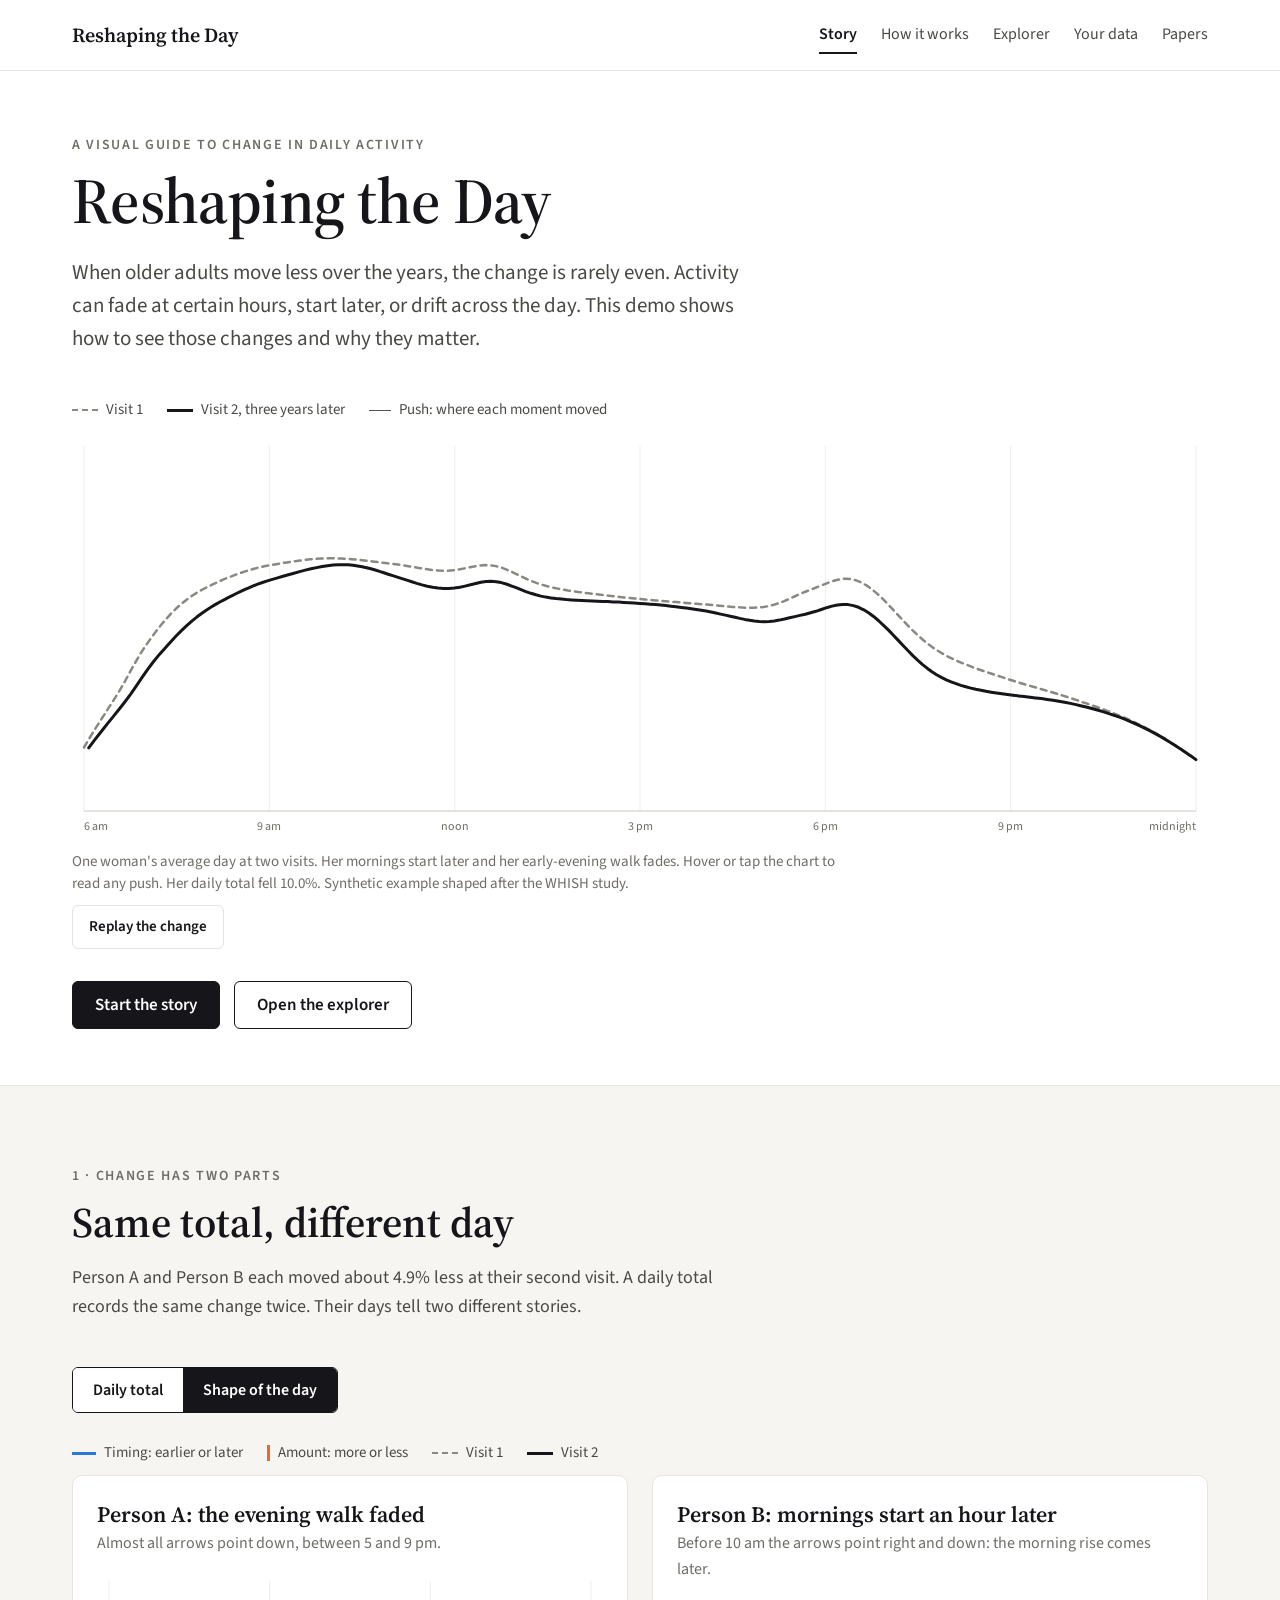
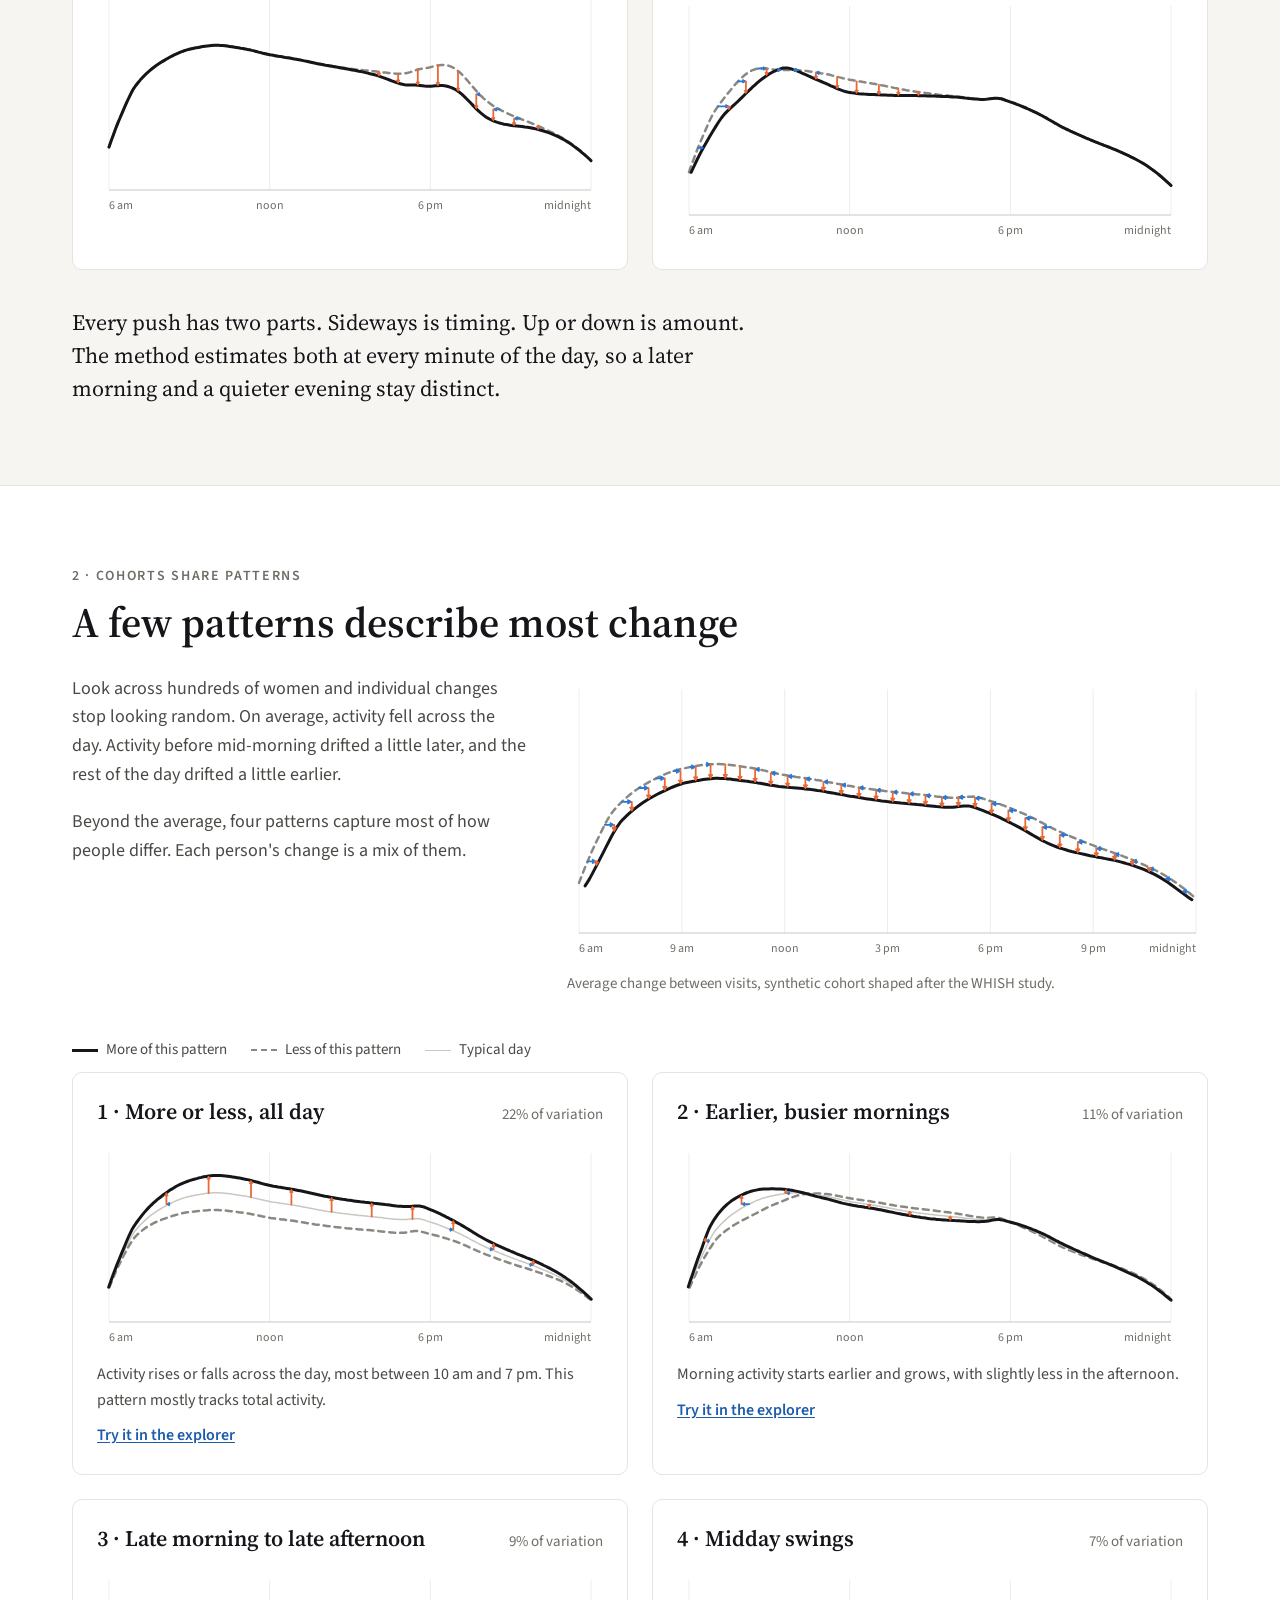
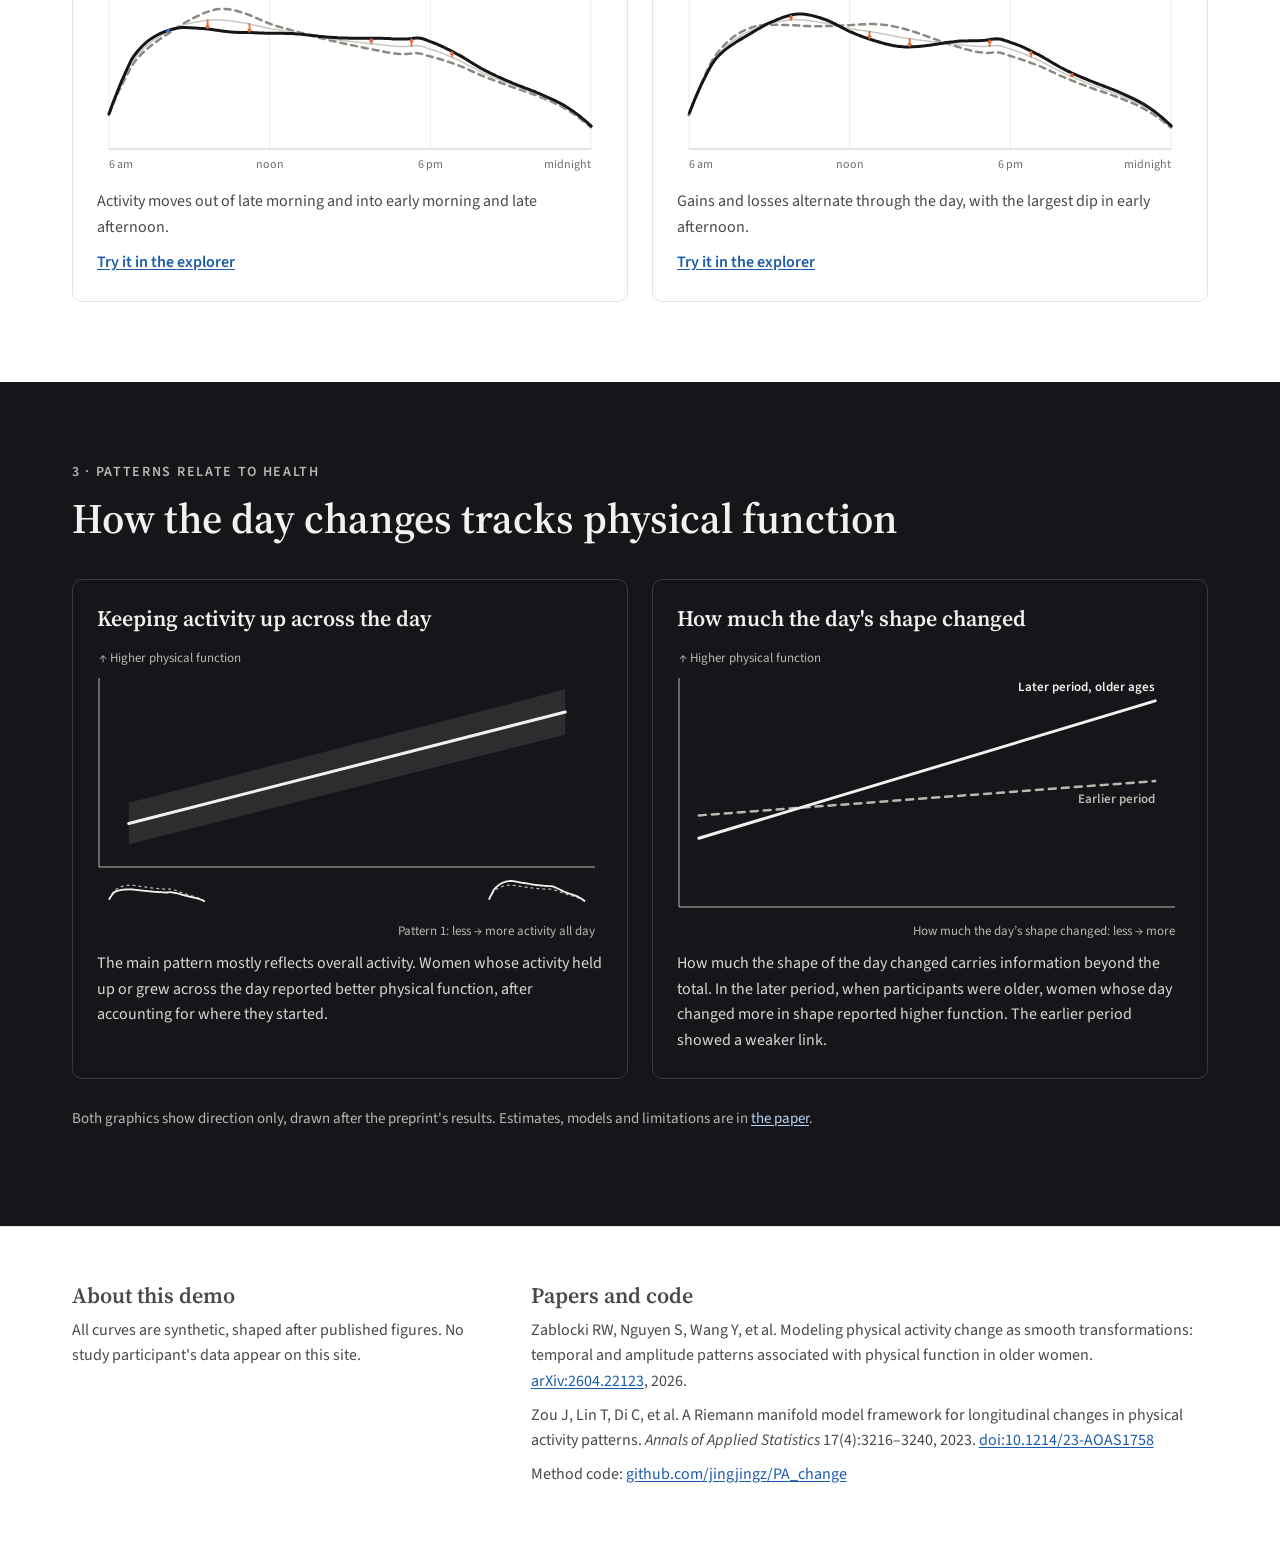
<file: index.html>
<!doctype html>
<html lang="en">
<head>
<meta charset="utf-8">
<meta name="viewport" content="width=device-width, initial-scale=1, viewport-fit=cover">
<meta name="claude:viewport-fit-sides" content="cover">
<title>Reshaping the Day</title>
<meta name="description" content="A visual guide to how daily physical activity changes over the years: in amount and in timing.">
<link rel="preconnect" href="https://fonts.googleapis.com">
<link rel="preconnect" href="https://fonts.gstatic.com" crossorigin>
<link rel="stylesheet" href="https://fonts.googleapis.com/css2?family=Source+Serif+4:opsz,wght@8..60,400;8..60,600&family=Source+Sans+3:wght@400;600&display=swap">
<link rel="stylesheet" href="assets/css/site.css">
<script src="assets/js/engine.js" defer></script>
<script src="assets/js/charts.js" defer></script>
<script src="assets/js/story.js" defer></script>
</head>
<body>
<a class="skip" href="#main">Skip to content</a>
<header class="site-header">
  <nav class="wrap site-nav" aria-label="Main">
    <a class="wordmark" href="index.html">Reshaping the Day</a>
    <div class="nav-links">
      <a href="index.html" aria-current="page">Story</a>
      <a href="method.html">How it works</a>
      <a href="explorer.html">Explorer</a>
      <a href="yourdata.html">Your data</a>
      <a href="#papers">Papers</a>
    </div>
  </nav>
</header>

<main id="main">
  <section class="wrap hero" aria-labelledby="hero-title">
    <p class="kicker">A visual guide to change in daily activity</p>
    <h1 id="hero-title">Reshaping the Day</h1>
    <p class="lede">When older adults move less over the years, the change is rarely even. Activity can fade at certain hours, start later, or drift across the day. This demo shows how to see those changes and why they matter.</p>

    <figure style="margin: 44px 0 0">
      <ul class="legend">
        <li><span class="sw sw-v1" aria-hidden="true"></span>Visit 1</li>
        <li><span class="sw sw-v2" aria-hidden="true"></span>Visit 2, three years later</li>
        <li><span class="sw sw-push" aria-hidden="true"></span>Push: where each moment moved</li>
      </ul>
      <div id="hero-chart"></div>
      <figcaption class="caption">One woman's average day at two visits. Her mornings start later and her early-evening walk fades. Hover or tap the chart to read any push. <span id="hero-total"></span> Synthetic example shaped after the WHISH study.</figcaption>
      <button type="button" class="btn btn-small btn-ghost replay" id="replay">Replay the change</button>
    </figure>

    <div class="actions">
      <a class="btn btn-primary" href="#ch1">Start the story</a>
      <a class="btn" href="explorer.html">Open the explorer</a>
    </div>
  </section>

  <section id="ch1" class="band" aria-labelledby="ch1-title">
    <div class="wrap chapter">
      <p class="kicker">1 · Change has two parts</p>
      <h2 id="ch1-title">Same total, different day</h2>
      <p class="body">Person A and Person B each moved about <span class="ab-total">5%</span> less at their second visit. A daily total records the same change twice. Their days tell two different stories.</p>

      <div class="segmented" role="group" aria-label="View">
        <button type="button" id="view-total" aria-pressed="false" aria-controls="ch1-total ch1-shape">Daily total</button>
        <button type="button" id="view-shape" aria-pressed="true" aria-controls="ch1-total ch1-shape">Shape of the day</button>
      </div>

      <div id="ch1-shape">
        <ul class="legend" style="margin-top: 28px">
          <li><span class="sw sw-timing" aria-hidden="true"></span>Timing: earlier or later</li>
          <li><span class="sw sw-amount" aria-hidden="true"></span>Amount: more or less</li>
          <li><span class="sw sw-v1" aria-hidden="true"></span>Visit 1</li>
          <li><span class="sw sw-v2" aria-hidden="true"></span>Visit 2</li>
        </ul>
        <div class="grid-2">
          <figure class="card" style="margin: 0">
            <figcaption><h3>Person A: the evening walk faded</h3><p class="sub">Almost all arrows point down, between 5 and 9 pm.</p></figcaption>
            <div id="chart-a"></div>
          </figure>
          <figure class="card" style="margin: 0">
            <figcaption><h3>Person B: mornings start an hour later</h3><p class="sub">Before 10 am the arrows point right and down: the morning rise comes later.</p></figcaption>
            <div id="chart-b"></div>
          </figure>
        </div>
      </div>

      <div id="ch1-total" hidden>
        <div class="card bars" style="margin-top: 28px">
          <div class="bar-row"><div class="bar-label"><span>Person A</span><span class="a-total"></span></div><div class="bar-track"><div class="bar-fill" id="bar-a"></div></div></div>
          <div class="bar-row"><div class="bar-label"><span>Person B</span><span class="b-total"></span></div><div class="bar-track"><div class="bar-fill" id="bar-b"></div></div></div>
          <p class="small" style="margin: 0">Gray track: visit 1. Dark bar: visit 2. A total cannot tell these two people apart.</p>
        </div>
      </div>

      <p class="pull">Every push has two parts. Sideways is timing. Up or down is amount. The method estimates both at every minute of the day, so a later morning and a quieter evening stay distinct.</p>
    </div>
  </section>

  <section class="wrap chapter" aria-labelledby="ch2-title">
    <p class="kicker">2 · Cohorts share patterns</p>
    <h2 id="ch2-title">A few patterns describe most change</h2>
    <div class="split" style="margin-top: 28px">
      <div class="text">
        <p class="body" style="margin-top: 0">Look across hundreds of women and individual changes stop looking random. On average, activity fell across the day. Activity before mid-morning drifted a little later, and the rest of the day drifted a little earlier.</p>
        <p class="body">Beyond the average, four patterns capture most of how people differ. Each person's change is a mix of them.</p>
      </div>
      <figure class="fig">
        <div id="chart-mean"></div>
        <figcaption class="caption">Average change between visits, synthetic cohort shaped after the WHISH study.</figcaption>
      </figure>
    </div>

    <ul class="legend" style="margin-top: 44px">
      <li><span class="sw sw-v2" aria-hidden="true"></span>More of this pattern</li>
      <li><span class="sw sw-v1" aria-hidden="true"></span>Less of this pattern</li>
      <li><span class="sw sw-typ" aria-hidden="true"></span>Typical day</li>
    </ul>
    <div class="grid-2" id="patterns"></div>
  </section>

  <section class="band-dark" aria-labelledby="ch3-title">
    <div class="wrap chapter">
      <p class="kicker">3 · Patterns relate to health</p>
      <h2 id="ch3-title">How the day changes tracks physical function</h2>
      <div class="grid-2" style="margin-top: 36px">
        <figure class="card" style="margin: 0">
          <h3>Keeping activity up across the day</h3>
          <div class="schem" id="schem-a"></div>
          <figcaption><p>The main pattern mostly reflects overall activity. Women whose activity held up or grew across the day reported better physical function, after accounting for where they started.</p></figcaption>
        </figure>
        <figure class="card" style="margin: 0">
          <h3>How much the day's shape changed</h3>
          <div class="schem" id="schem-b"></div>
          <figcaption><p>How much the shape of the day changed carries information beyond the total. In the later period, when participants were older, women whose day changed more in shape reported higher function. The earlier period showed a weaker link.</p></figcaption>
        </figure>
      </div>
      <p class="small" style="margin-top: 28px; color: var(--band-muted)">Both graphics show direction only, drawn after the preprint's results. Estimates, models and limitations are in <a href="https://arxiv.org/abs/2604.22123">the paper</a>.</p>
    </div>
  </section>
</main>

<footer class="site-footer" id="papers">
  <div class="wrap">
    <div class="col">
      <h2>About this demo</h2>
      <p>All curves are synthetic, shaped after published figures. No study participant's data appear on this site.</p>
    </div>
    <div class="col-wide">
      <h2>Papers and code</h2>
      <p>Zablocki RW, Nguyen S, Wang Y, et al. Modeling physical activity change as smooth transformations: temporal and amplitude patterns associated with physical function in older women. <a href="https://arxiv.org/abs/2604.22123">arXiv:2604.22123</a>, 2026.</p>
      <p>Zou J, Lin T, Di C, et al. A Riemann manifold model framework for longitudinal changes in physical activity patterns. <em>Annals of Applied Statistics</em> 17(4):3216–3240, 2023. <a href="https://doi.org/10.1214/23-AOAS1758">doi:10.1214/23-AOAS1758</a></p>
      <p>Method code: <a href="https://github.com/jingjingz/PA_change">github.com/jingjingz/PA_change</a></p>
    </div>
  </div>
</footer>
</body>
</html>
</file>
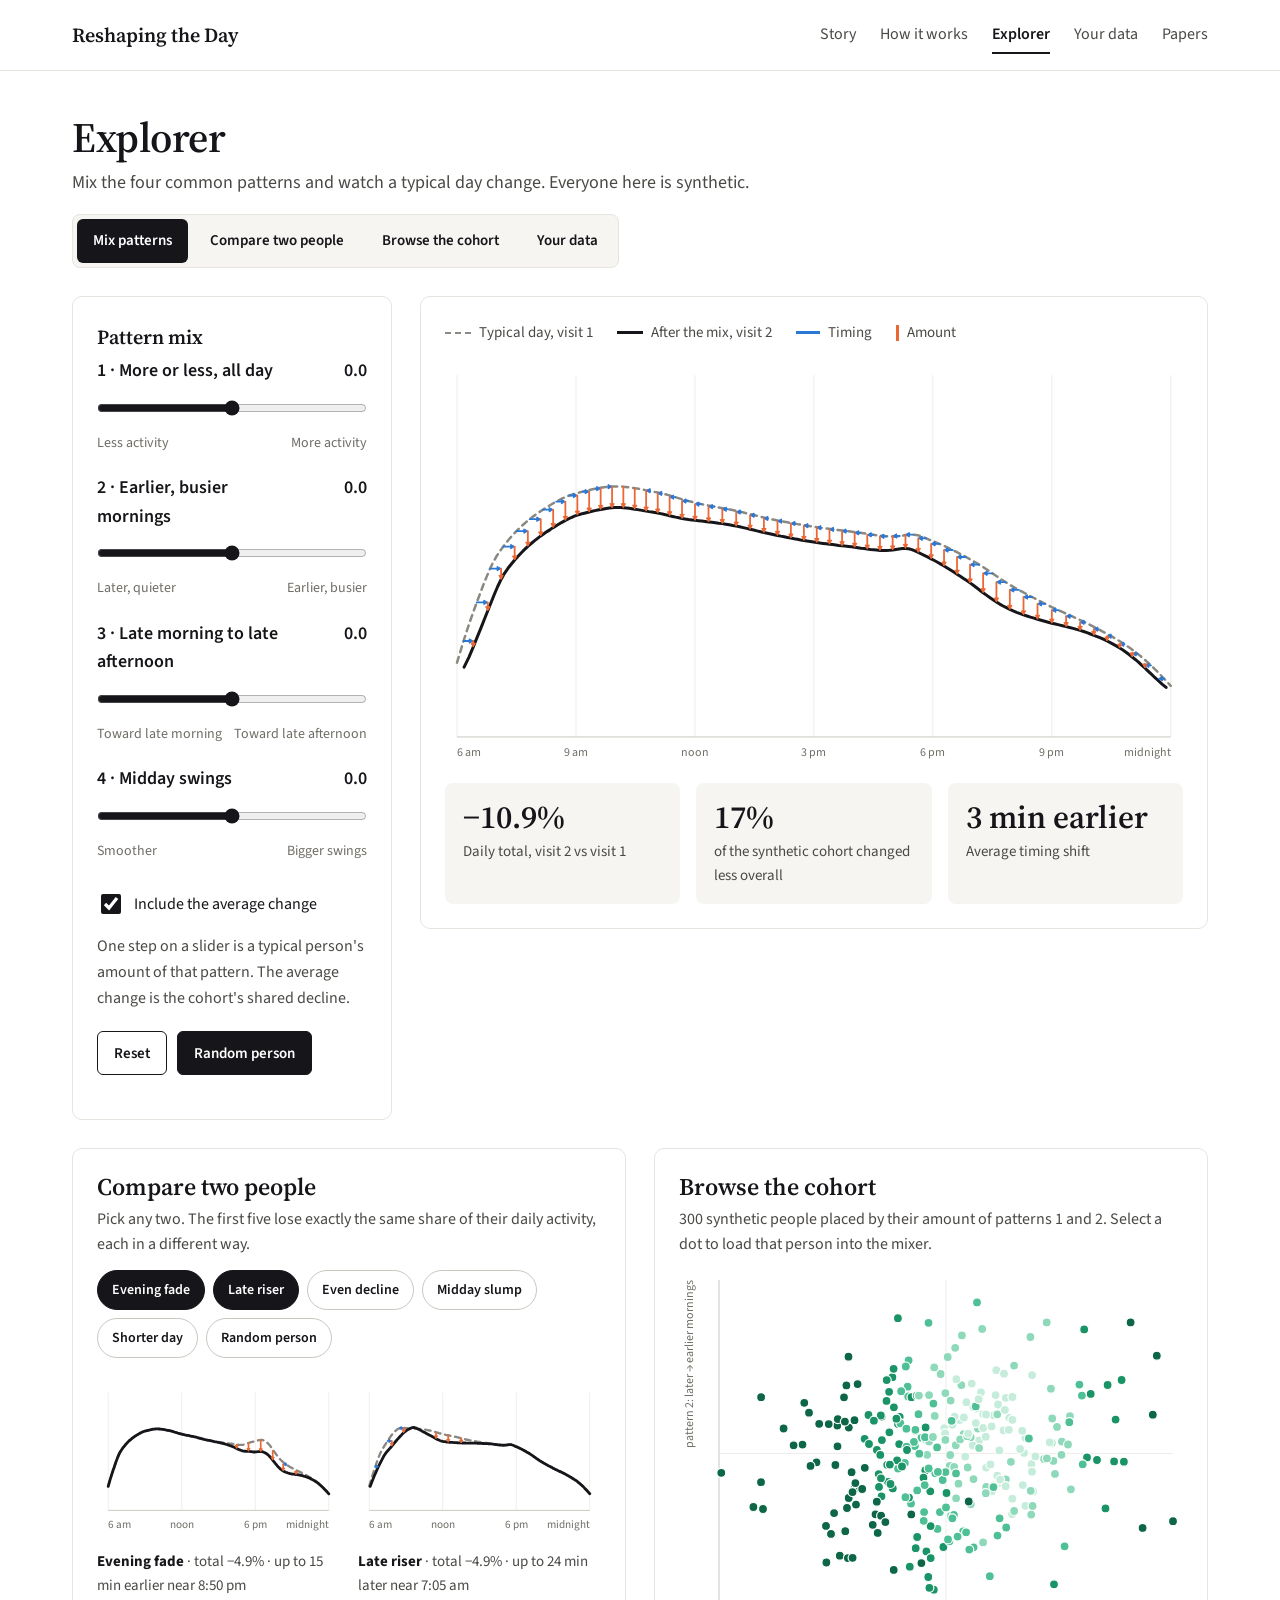
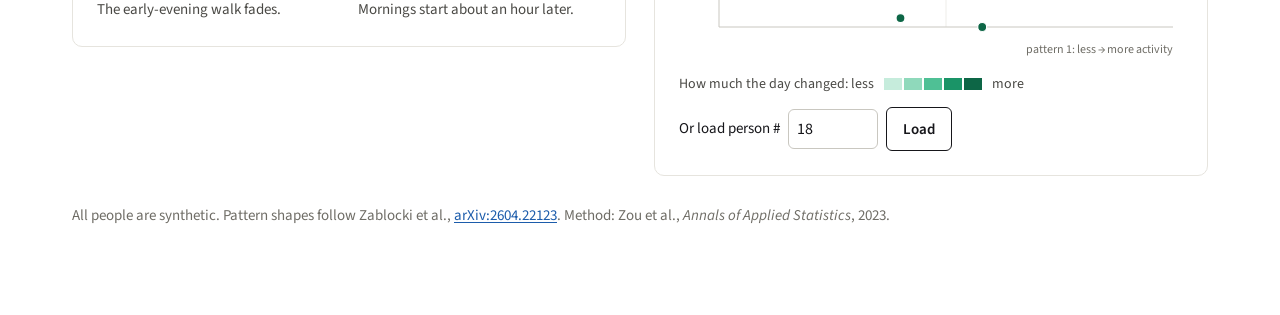
<file: explorer.html>
<!doctype html>
<html lang="en">
<head>
<meta charset="utf-8">
<meta name="viewport" content="width=device-width, initial-scale=1, viewport-fit=cover">
<meta name="claude:viewport-fit-sides" content="cover">
<title>Explorer · Reshaping the Day</title>
<meta name="description" content="Mix the common patterns of change in daily activity and watch a typical day reshape.">
<link rel="preconnect" href="https://fonts.googleapis.com">
<link rel="preconnect" href="https://fonts.gstatic.com" crossorigin>
<link rel="stylesheet" href="https://fonts.googleapis.com/css2?family=Source+Serif+4:opsz,wght@8..60,400;8..60,600&family=Source+Sans+3:wght@400;600&display=swap">
<link rel="stylesheet" href="assets/css/site.css">
<script src="assets/js/engine.js" defer></script>
<script src="assets/js/charts.js" defer></script>
<script src="assets/js/explorer.js" defer></script>
</head>
<body>
<a class="skip" href="#main">Skip to content</a>
<header class="site-header">
  <nav class="wrap site-nav" aria-label="Main">
    <a class="wordmark" href="index.html">Reshaping the Day</a>
    <div class="nav-links">
      <a href="index.html">Story</a>
      <a href="method.html">How it works</a>
      <a href="explorer.html" aria-current="page">Explorer</a>
      <a href="yourdata.html">Your data</a>
      <a href="index.html#papers">Papers</a>
    </div>
  </nav>
</header>

<main id="main" class="wrap" style="padding-top: 44px; padding-bottom: 72px">
  <div style="display: flex; flex-wrap: wrap; justify-content: space-between; align-items: flex-end; gap: 16px">
    <div style="min-width: 0">
      <h1 style="font-size: clamp(34px, 4vw, 42px)">Explorer</h1>
      <p class="body" style="margin: 10px 0 0">Mix the four common patterns and watch a typical day change. Everyone here is synthetic.</p>
    </div>
    <nav class="tabs" aria-label="Explorer sections">
      <a href="#mix" aria-current="true">Mix patterns</a>
      <a href="#compare">Compare two people</a>
      <a href="#cohort">Browse the cohort</a>
      <a href="yourdata.html">Your data</a>
    </nav>
  </div>

  <section id="mix" class="explorer-row" aria-label="Mix patterns">
    <form class="card controls" id="mixer" onsubmit="return false">
      <fieldset>
        <legend>Pattern mix</legend>
        <div class="slider">
          <div class="slider-head"><label for="p1">1 · More or less, all day</label><output for="p1" id="o1">0.0</output></div>
          <input id="p1" type="range" min="-3" max="3" step="0.1" value="0">
          <div class="ends" aria-hidden="true"><span>Less activity</span><span>More activity</span></div>
        </div>
        <div class="slider">
          <div class="slider-head"><label for="p2">2 · Earlier, busier mornings</label><output for="p2" id="o2">0.0</output></div>
          <input id="p2" type="range" min="-3" max="3" step="0.1" value="0">
          <div class="ends" aria-hidden="true"><span>Later, quieter</span><span>Earlier, busier</span></div>
        </div>
        <div class="slider">
          <div class="slider-head"><label for="p3">3 · Late morning to late afternoon</label><output for="p3" id="o3">0.0</output></div>
          <input id="p3" type="range" min="-3" max="3" step="0.1" value="0">
          <div class="ends" aria-hidden="true"><span>Toward late morning</span><span>Toward late afternoon</span></div>
        </div>
        <div class="slider">
          <div class="slider-head"><label for="p4">4 · Midday swings</label><output for="p4" id="o4">0.0</output></div>
          <input id="p4" type="range" min="-3" max="3" step="0.1" value="0">
          <div class="ends" aria-hidden="true"><span>Smoother</span><span>Bigger swings</span></div>
        </div>
      </fieldset>
      <label class="check"><input type="checkbox" id="avg" checked>Include the average change</label>
      <p class="small" style="margin: -12px 0 0">One step on a slider is a typical person's amount of that pattern. The average change is the cohort's shared decline.</p>
      <div style="display: flex; gap: 10px; flex-wrap: wrap">
        <button type="button" class="btn btn-small" id="reset">Reset</button>
        <button type="button" class="btn btn-small btn-primary" id="random">Random person</button>
      </div>
      <p class="small" id="loaded" aria-live="polite" style="margin: 0"></p>
    </form>

    <section class="card result" aria-label="Result">
      <ul class="legend" style="margin: 0">
        <li><span class="sw sw-v1" aria-hidden="true"></span>Typical day, visit 1</li>
        <li><span class="sw sw-v2" aria-hidden="true"></span>After the mix, visit 2</li>
        <li><span class="sw sw-timing" aria-hidden="true"></span>Timing</li>
        <li><span class="sw sw-amount" aria-hidden="true"></span>Amount</li>
      </ul>
      <div id="mix-chart"></div>
      <div class="stats" aria-live="polite">
        <div class="stat"><div class="v" id="s-total">0%</div><div class="k">Daily total, visit 2 vs visit 1</div></div>
        <div class="stat"><div class="v" id="s-energy">–</div><div class="k" id="s-energy-k">How much the day changed</div></div>
        <div class="stat"><div class="v" id="s-shift">–</div><div class="k">Average timing shift</div></div>
      </div>
    </section>
  </section>

  <div class="explorer-row">
    <section id="compare" class="card" style="flex: 1 1 460px; min-width: 0" aria-labelledby="compare-title">
      <h2 id="compare-title" style="font-size: 24px">Compare two people</h2>
      <p class="small" style="margin: 6px 0 0">Pick any two. The first five lose exactly the same share of their daily activity, each in a different way.</p>
      <div class="chips" id="chips" role="group" aria-label="People to compare"></div>
      <div class="compare-grid" id="compare-grid"></div>
    </section>

    <section id="cohort" class="card" style="flex: 1 1 460px; min-width: 0" aria-labelledby="cohort-title">
      <h2 id="cohort-title" style="font-size: 24px">Browse the cohort</h2>
      <p class="small" style="margin: 6px 0 12px">300 synthetic people placed by their amount of patterns 1 and 2. Select a dot to load that person into the mixer.</p>
      <div id="scatter"></div>
      <div class="scale" aria-hidden="true">
        <span>How much the day changed: less</span>
        <span style="display: flex; gap: 2px"><span class="s" style="background: var(--change-1)"></span><span class="s" style="background: var(--change-2)"></span><span class="s" style="background: var(--change-3)"></span><span class="s" style="background: var(--change-4)"></span><span class="s" style="background: var(--change-5)"></span></span>
        <span>more</span>
      </div>
      <form class="pick" id="pick" onsubmit="return false">
        <label for="pick-id">Or load person #</label>
        <input id="pick-id" type="number" min="1" max="300" value="18" inputmode="numeric">
        <button type="submit" class="btn btn-small">Load</button>
      </form>
    </section>
  </div>

  <p class="small" style="margin-top: 28px">All people are synthetic. Pattern shapes follow Zablocki et al., <a href="https://arxiv.org/abs/2604.22123">arXiv:2604.22123</a>. Method: Zou et al., <em>Annals of Applied Statistics</em>, 2023.</p>
</main>
</body>
</html>
</file>
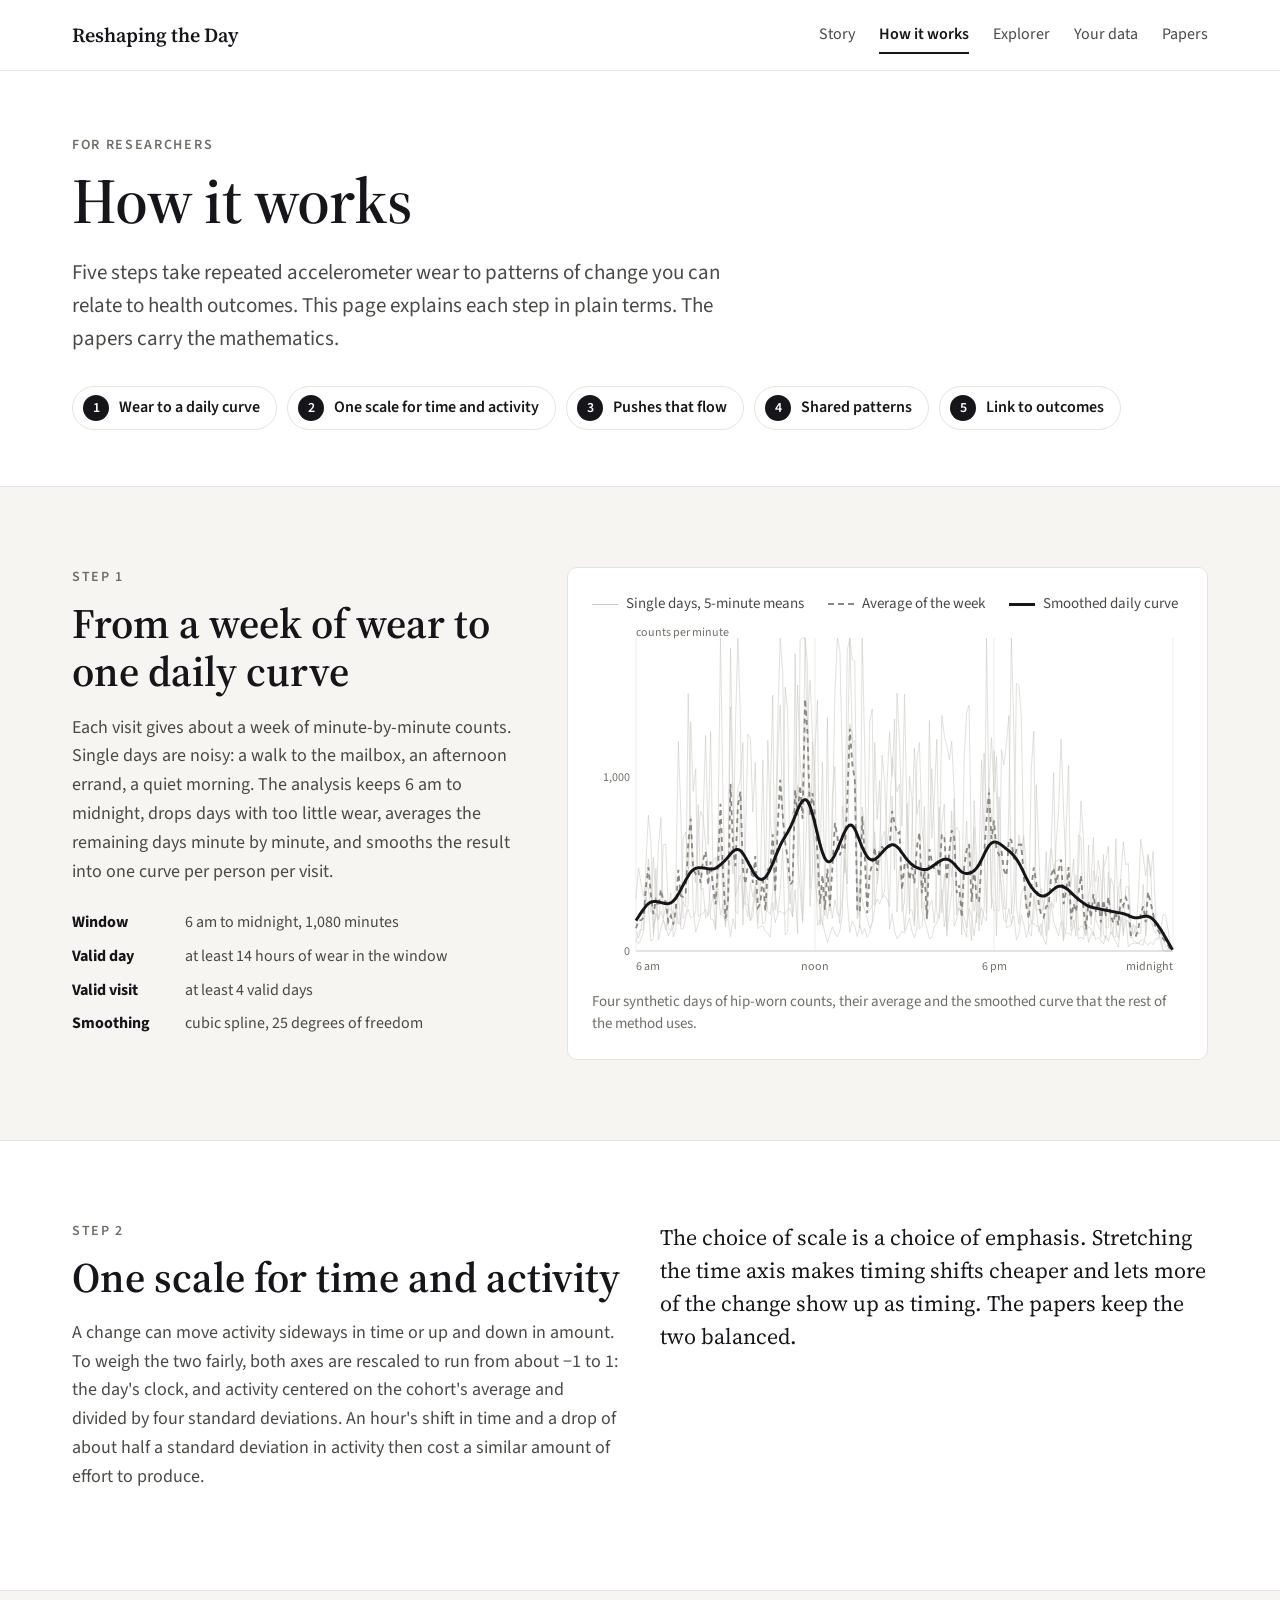
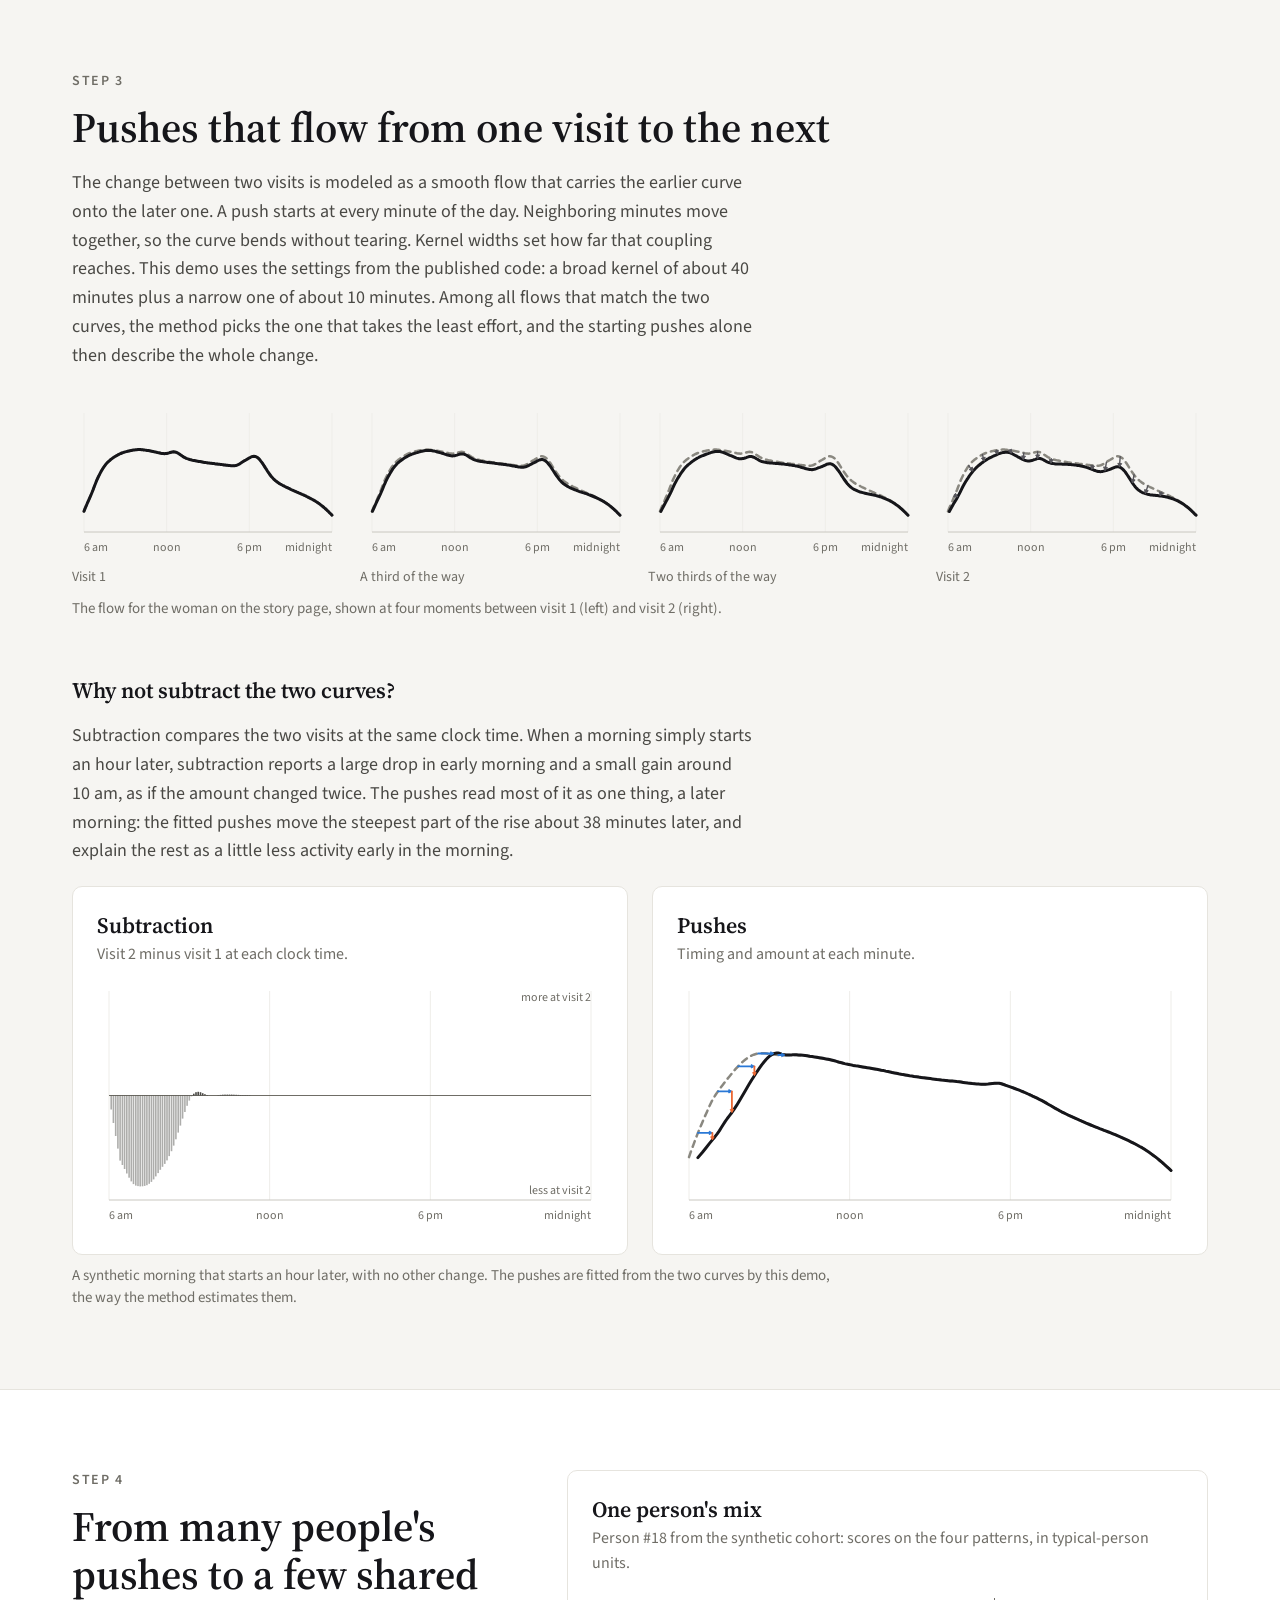
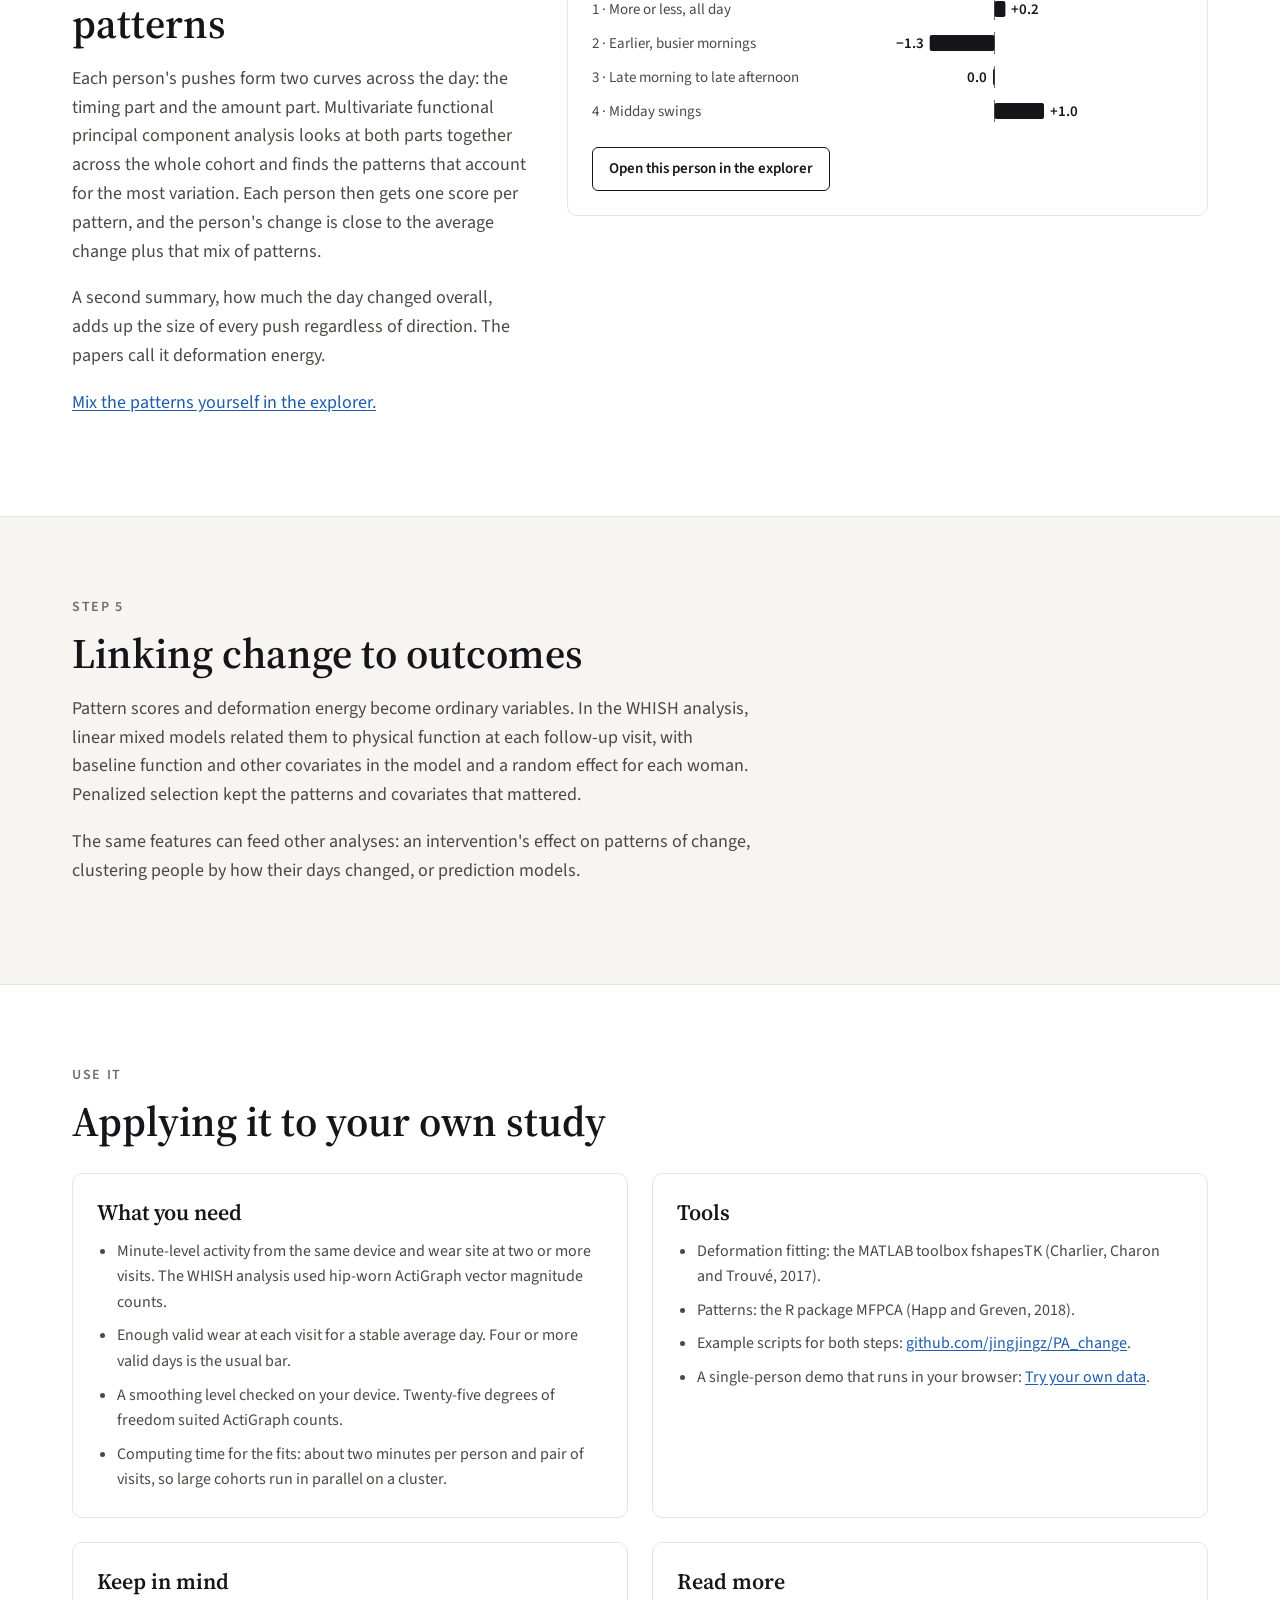
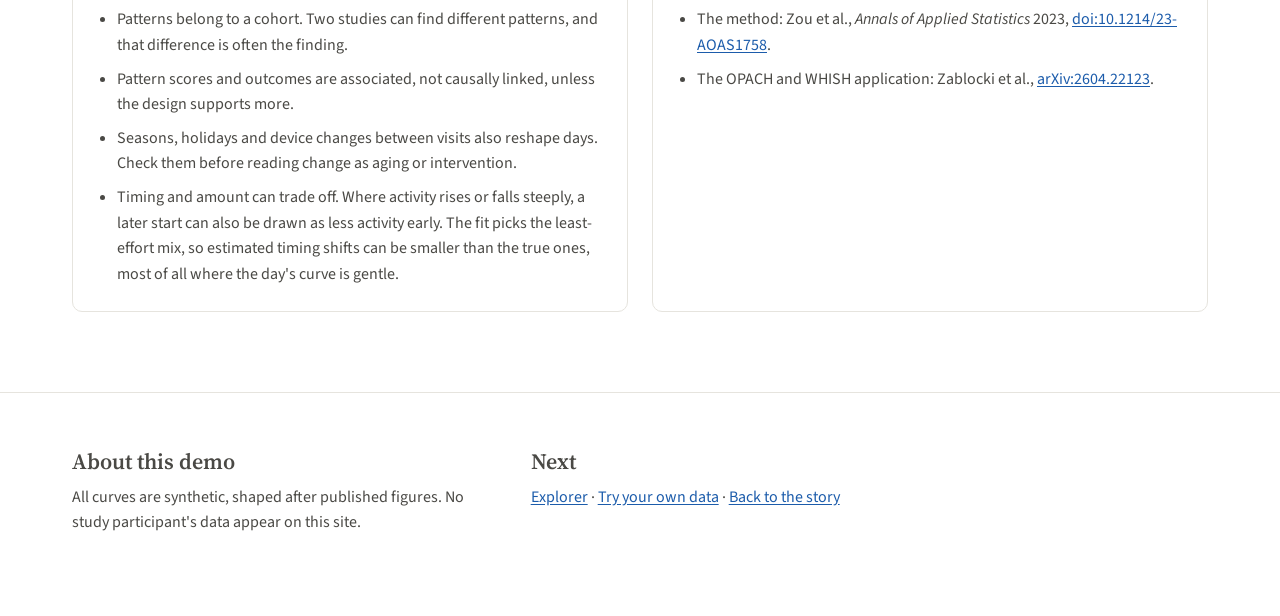
<file: method.html>
<!doctype html>
<html lang="en">
<head>
<meta charset="utf-8">
<meta name="viewport" content="width=device-width, initial-scale=1, viewport-fit=cover">
<meta name="claude:viewport-fit-sides" content="cover">
<title>How it works · Reshaping the Day</title>
<meta name="description" content="How the Riemannian deformation approach turns repeated accelerometer wear into interpretable patterns of change, explained without equations.">
<link rel="preconnect" href="https://fonts.googleapis.com">
<link rel="preconnect" href="https://fonts.gstatic.com" crossorigin>
<link rel="stylesheet" href="https://fonts.googleapis.com/css2?family=Source+Serif+4:opsz,wght@8..60,400;8..60,600&family=Source+Sans+3:wght@400;600&display=swap">
<link rel="stylesheet" href="assets/css/site.css">
<script src="assets/js/engine.js" defer></script>
<script src="assets/js/charts.js" defer></script>
<script src="assets/js/preprocess.js" defer></script>
<script src="assets/js/method.js" defer></script>
</head>
<body>
<a class="skip" href="#main">Skip to content</a>
<header class="site-header">
  <nav class="wrap site-nav" aria-label="Main">
    <a class="wordmark" href="index.html">Reshaping the Day</a>
    <div class="nav-links">
      <a href="index.html">Story</a>
      <a href="method.html" aria-current="page">How it works</a>
      <a href="explorer.html">Explorer</a>
      <a href="yourdata.html">Your data</a>
      <a href="index.html#papers">Papers</a>
    </div>
  </nav>
</header>

<main id="main">
  <section class="wrap hero" aria-labelledby="m-title">
    <p class="kicker">For researchers</p>
    <h1 id="m-title">How it works</h1>
    <p class="lede">Five steps take repeated accelerometer wear to patterns of change you can relate to health outcomes. This page explains each step in plain terms. The papers carry the mathematics.</p>
    <ol class="steps" aria-label="The five steps">
      <li><a href="#s1">Wear to a daily curve</a></li>
      <li><a href="#s2">One scale for time and activity</a></li>
      <li><a href="#s3">Pushes that flow</a></li>
      <li><a href="#s4">Shared patterns</a></li>
      <li><a href="#s5">Link to outcomes</a></li>
    </ol>
  </section>

  <section id="s1" class="band" aria-labelledby="s1-title">
    <div class="wrap chapter split">
      <div class="text">
        <p class="kicker">Step 1</p>
        <h2 id="s1-title">From a week of wear to one daily curve</h2>
        <p class="body">Each visit gives about a week of minute-by-minute counts. Single days are noisy: a walk to the mailbox, an afternoon errand, a quiet morning. The analysis keeps 6 am to midnight, drops days with too little wear, averages the remaining days minute by minute, and smooths the result into one curve per person per visit.</p>
        <ul class="facts">
          <li><strong>Window</strong> 6 am to midnight, 1,080 minutes</li>
          <li><strong>Valid day</strong> at least 14 hours of wear in the window</li>
          <li><strong>Valid visit</strong> at least 4 valid days</li>
          <li><strong>Smoothing</strong> cubic spline, 25 degrees of freedom</li>
        </ul>
      </div>
      <figure class="fig card">
        <ul class="legend">
          <li><span class="sw sw-typ" aria-hidden="true"></span>Single days, 5-minute means</li>
          <li><span class="sw sw-v1" aria-hidden="true"></span>Average of the week</li>
          <li><span class="sw sw-v2" aria-hidden="true"></span>Smoothed daily curve</li>
        </ul>
        <div id="m-days"></div>
        <figcaption class="caption">Four synthetic days of hip-worn counts, their average and the smoothed curve that the rest of the method uses.</figcaption>
      </figure>
    </div>
  </section>

  <section id="s2" class="wrap chapter" aria-labelledby="s2-title">
    <div class="split">
      <div class="text">
        <p class="kicker">Step 2</p>
        <h2 id="s2-title">One scale for time and activity</h2>
        <p class="body">A change can move activity sideways in time or up and down in amount. To weigh the two fairly, both axes are rescaled to run from about −1 to 1: the day's clock, and activity centered on the cohort's average and divided by four standard deviations. An hour's shift in time and a drop of about half a standard deviation in activity then cost a similar amount of effort to produce.</p>
      </div>
      <div class="text">
        <p class="pull" style="margin-top: 0">The choice of scale is a choice of emphasis. Stretching the time axis makes timing shifts cheaper and lets more of the change show up as timing. The papers keep the two balanced.</p>
      </div>
    </div>
  </section>

  <section id="s3" class="band" aria-labelledby="s3-title">
    <div class="wrap chapter">
      <p class="kicker">Step 3</p>
      <h2 id="s3-title">Pushes that flow from one visit to the next</h2>
      <p class="body">The change between two visits is modeled as a smooth flow that carries the earlier curve onto the later one. A push starts at every minute of the day. Neighboring minutes move together, so the curve bends without tearing. Kernel widths set how far that coupling reaches. This demo uses the settings from the published code: a broad kernel of about 40 minutes plus a narrow one of about 10 minutes. Among all flows that match the two curves, the method picks the one that takes the least effort, and the starting pushes alone then describe the whole change.</p>
      <div class="frames" id="m-frames"></div>
      <p class="caption">The flow for the woman on the story page, shown at four moments between visit 1 (left) and visit 2 (right).</p>

      <h3 style="margin-top: 56px">Why not subtract the two curves?</h3>
      <p class="body">Subtraction compares the two visits at the same clock time. When a morning simply starts an hour later, subtraction reports a large drop in early morning and a small gain around 10 am, as if the amount changed twice. The pushes read most of it as one thing, a later morning: the fitted pushes move the steepest part of the rise about <span id="m-shift-min">40</span> minutes later, and explain the rest as a little less activity early in the morning.</p>
      <div class="grid-2" style="margin-top: 20px">
        <figure class="card" style="margin: 0">
          <figcaption><h3>Subtraction</h3><p class="sub">Visit 2 minus visit 1 at each clock time.</p></figcaption>
          <div id="m-diff"></div>
        </figure>
        <figure class="card" style="margin: 0">
          <figcaption><h3>Pushes</h3><p class="sub">Timing and amount at each minute.</p></figcaption>
          <div id="m-push"></div>
        </figure>
      </div>
      <p class="caption">A synthetic morning that starts an hour later, with no other change. The pushes are fitted from the two curves by this demo, the way the method estimates them.</p>
    </div>
  </section>

  <section id="s4" class="wrap chapter" aria-labelledby="s4-title">
    <div class="split">
      <div class="text">
        <p class="kicker">Step 4</p>
        <h2 id="s4-title">From many people's pushes to a few shared patterns</h2>
        <p class="body">Each person's pushes form two curves across the day: the timing part and the amount part. Multivariate functional principal component analysis looks at both parts together across the whole cohort and finds the patterns that account for the most variation. Each person then gets one score per pattern, and the person's change is close to the average change plus that mix of patterns.</p>
        <p class="body">A second summary, how much the day changed overall, adds up the size of every push regardless of direction. The papers call it deformation energy.</p>
        <p class="body"><a href="explorer.html">Mix the patterns yourself in the explorer.</a></p>
      </div>
      <figure class="fig card">
        <figcaption><h3>One person's mix</h3><p class="sub" id="m-mix-sub">Scores on the four patterns.</p></figcaption>
        <div id="m-mix"></div>
        <a class="btn btn-small" id="m-mix-link" href="explorer.html" style="margin-top: 14px">Open this person in the explorer</a>
      </figure>
    </div>
  </section>

  <section id="s5" class="band" aria-labelledby="s5-title">
    <div class="wrap chapter">
      <p class="kicker">Step 5</p>
      <h2 id="s5-title">Linking change to outcomes</h2>
      <p class="body">Pattern scores and deformation energy become ordinary variables. In the WHISH analysis, linear mixed models related them to physical function at each follow-up visit, with baseline function and other covariates in the model and a random effect for each woman. Penalized selection kept the patterns and covariates that mattered.</p>
      <p class="body">The same features can feed other analyses: an intervention's effect on patterns of change, clustering people by how their days changed, or prediction models.</p>
    </div>
  </section>

  <section class="wrap chapter" aria-labelledby="apply-title">
    <p class="kicker">Use it</p>
    <h2 id="apply-title">Applying it to your own study</h2>
    <div class="grid-2" style="margin-top: 28px">
      <div class="card">
        <h3>What you need</h3>
        <ul class="checklist">
          <li>Minute-level activity from the same device and wear site at two or more visits. The WHISH analysis used hip-worn ActiGraph vector magnitude counts.</li>
          <li>Enough valid wear at each visit for a stable average day. Four or more valid days is the usual bar.</li>
          <li>A smoothing level checked on your device. Twenty-five degrees of freedom suited ActiGraph counts.</li>
          <li>Computing time for the fits: about two minutes per person and pair of visits, so large cohorts run in parallel on a cluster.</li>
        </ul>
      </div>
      <div class="card">
        <h3>Tools</h3>
        <ul class="checklist">
          <li>Deformation fitting: the MATLAB toolbox fshapesTK (Charlier, Charon and Trouvé, 2017).</li>
          <li>Patterns: the R package MFPCA (Happ and Greven, 2018).</li>
          <li>Example scripts for both steps: <a href="https://github.com/jingjingz/PA_change">github.com/jingjingz/PA_change</a>.</li>
          <li>A single-person demo that runs in your browser: <a href="yourdata.html">Try your own data</a>.</li>
        </ul>
      </div>
      <div class="card">
        <h3>Keep in mind</h3>
        <ul class="checklist">
          <li>Patterns belong to a cohort. Two studies can find different patterns, and that difference is often the finding.</li>
          <li>Pattern scores and outcomes are associated, not causally linked, unless the design supports more.</li>
          <li>Seasons, holidays and device changes between visits also reshape days. Check them before reading change as aging or intervention.</li>
          <li>Timing and amount can trade off. Where activity rises or falls steeply, a later start can also be drawn as less activity early. The fit picks the least-effort mix, so estimated timing shifts can be smaller than the true ones, most of all where the day's curve is gentle.</li>
        </ul>
      </div>
      <div class="card">
        <h3>Read more</h3>
        <ul class="checklist">
          <li>The method: Zou et al., <em>Annals of Applied Statistics</em> 2023, <a href="https://doi.org/10.1214/23-AOAS1758">doi:10.1214/23-AOAS1758</a>.</li>
          <li>The OPACH and WHISH application: Zablocki et al., <a href="https://arxiv.org/abs/2604.22123">arXiv:2604.22123</a>.</li>
        </ul>
      </div>
    </div>
  </section>
</main>

<footer class="site-footer">
  <div class="wrap">
    <div class="col">
      <h2>About this demo</h2>
      <p>All curves are synthetic, shaped after published figures. No study participant's data appear on this site.</p>
    </div>
    <div class="col-wide">
      <h2>Next</h2>
      <p><a href="explorer.html">Explorer</a> · <a href="yourdata.html">Try your own data</a> · <a href="index.html">Back to the story</a></p>
    </div>
  </div>
</footer>
</body>
</html>
</file>
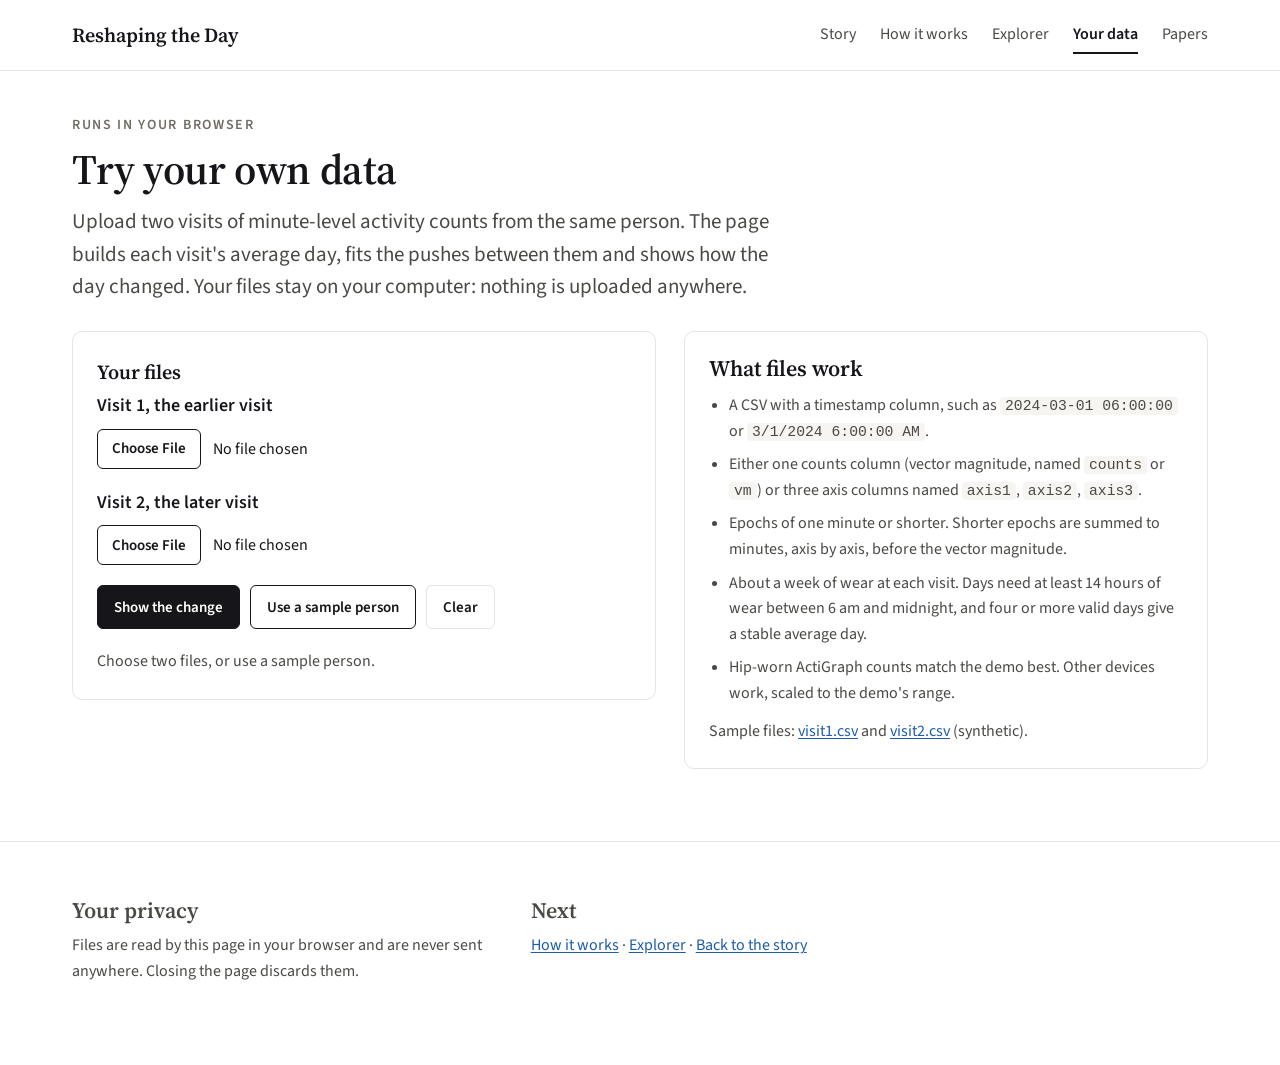
<file: yourdata.html>
<!doctype html>
<html lang="en">
<head>
<meta charset="utf-8">
<meta name="viewport" content="width=device-width, initial-scale=1, viewport-fit=cover">
<meta name="claude:viewport-fit-sides" content="cover">
<title>Your data · Reshaping the Day</title>
<meta name="description" content="Upload two visits of minute-level activity counts and see how the day changed, in timing and in amount. Runs entirely in your browser.">
<link rel="preconnect" href="https://fonts.googleapis.com">
<link rel="preconnect" href="https://fonts.gstatic.com" crossorigin>
<link rel="stylesheet" href="https://fonts.googleapis.com/css2?family=Source+Serif+4:opsz,wght@8..60,400;8..60,600&family=Source+Sans+3:wght@400;600&display=swap">
<link rel="stylesheet" href="assets/css/site.css">
<script src="assets/js/engine.js" defer></script>
<script src="assets/js/charts.js" defer></script>
<script src="assets/js/preprocess.js" defer></script>
<script src="assets/js/fit.js" defer></script>
<script src="assets/js/yourdata.js" defer></script>
</head>
<body>
<a class="skip" href="#main">Skip to content</a>
<header class="site-header">
  <nav class="wrap site-nav" aria-label="Main">
    <a class="wordmark" href="index.html">Reshaping the Day</a>
    <div class="nav-links">
      <a href="index.html">Story</a>
      <a href="method.html">How it works</a>
      <a href="explorer.html">Explorer</a>
      <a href="yourdata.html" aria-current="page">Your data</a>
      <a href="index.html#papers">Papers</a>
    </div>
  </nav>
</header>

<main id="main" class="wrap" style="padding-top: 44px; padding-bottom: 72px">
  <p class="kicker">Runs in your browser</p>
  <h1 style="font-size: clamp(34px, 4vw, 42px)">Try your own data</h1>
  <p class="lede" style="margin-top: 14px">Upload two visits of minute-level activity counts from the same person. The page builds each visit's average day, fits the pushes between them and shows how the day changed. Your files stay on your computer: nothing is uploaded anywhere.</p>

  <section class="explorer-row" aria-label="Your files">
    <form class="card controls" id="files" onsubmit="return false" style="max-width: none; flex: 1 1 420px">
      <fieldset>
        <legend>Your files</legend>
        <div>
          <label for="f1" style="font-weight: 600">Visit 1, the earlier visit</label>
          <input id="f1" type="file" accept=".csv,.txt,text/csv" class="file">
        </div>
        <div>
          <label for="f2" style="font-weight: 600">Visit 2, the later visit</label>
          <input id="f2" type="file" accept=".csv,.txt,text/csv" class="file">
        </div>
      </fieldset>
      <div style="display: flex; gap: 10px; flex-wrap: wrap">
        <button type="button" class="btn btn-small btn-primary" id="run" disabled>Show the change</button>
        <button type="button" class="btn btn-small" id="sample">Use a sample person</button>
        <button type="button" class="btn btn-small btn-ghost" id="clear">Clear</button>
      </div>
      <p class="small" id="status" role="status" aria-live="polite" style="margin: 0">Choose two files, or use a sample person.</p>
      <div class="progress" id="progress" hidden><div class="progress-bar" id="progress-bar"></div></div>
    </form>

    <div class="card" style="flex: 1 1 360px; min-width: 0">
      <h2 style="font-size: 22px">What files work</h2>
      <ul class="checklist">
        <li>A CSV with a timestamp column, such as <code>2024-03-01 06:00:00</code> or <code>3/1/2024 6:00:00 AM</code>.</li>
        <li>Either one counts column (vector magnitude, named <code>counts</code> or <code>vm</code>) or three axis columns named <code>axis1</code>, <code>axis2</code>, <code>axis3</code>.</li>
        <li>Epochs of one minute or shorter. Shorter epochs are summed to minutes, axis by axis, before the vector magnitude.</li>
        <li>About a week of wear at each visit. Days need at least 14 hours of wear between 6 am and midnight, and four or more valid days give a stable average day.</li>
        <li>Hip-worn ActiGraph counts match the demo best. Other devices work, scaled to the demo's range.</li>
      </ul>
      <p class="small" style="margin: 12px 0 0">Sample files: <a href="data/sample/visit1.csv" download>visit1.csv</a> and <a href="data/sample/visit2.csv" download>visit2.csv</a> (synthetic).</p>
    </div>
  </section>

  <section id="results" hidden aria-label="Results" style="margin-top: 40px">
    <h2 id="results-title">How the day changed</h2>
    <div class="grid-2" style="margin-top: 20px" id="visit-cards"></div>

    <div class="card" style="margin-top: 24px">
      <h3>Average day at each visit</h3>
      <ul class="legend" style="margin-top: 10px">
        <li><span class="sw sw-v1" aria-hidden="true"></span>Visit 1, smoothed</li>
        <li><span class="sw sw-v2" aria-hidden="true"></span>Visit 2, smoothed</li>
        <li><span class="sw sw-typ" aria-hidden="true"></span>Raw averages, 5-minute means</li>
        <li><span class="sw sw-band" aria-hidden="true"></span>Likely range of the average day, given day-to-day variation</li>
      </ul>
      <div id="days-chart"></div>
    </div>

    <div class="explorer-row">
      <section class="card result" aria-label="Pushes" style="flex: 999 1 560px">
        <h3>Pushes between the visits</h3>
        <ul class="legend" style="margin: 0">
          <li><span class="sw sw-v1" aria-hidden="true"></span>Visit 1</li>
          <li><span class="sw sw-v2" aria-hidden="true"></span>Visit 2</li>
          <li><span class="sw sw-timing" aria-hidden="true"></span>Timing</li>
          <li><span class="sw sw-amount" aria-hidden="true"></span>Amount</li>
        </ul>
        <div id="push-chart"></div>
        <p class="small" style="margin: 0">Hover or tap the chart to read the push at any time of day.</p>
        <div class="stats">
          <div class="stat"><div class="v" id="r-total">–</div><div class="k">Daily total, visit 2 vs visit 1</div></div>
          <div class="stat"><div class="v" id="r-shift">–</div><div class="k" id="r-shift-k">Largest timing shift</div></div>
          <div class="stat"><div class="v" id="r-energy">–</div><div class="k" id="r-energy-k">Average timing shift, weighted by activity</div></div>
        </div>
      </section>

      <section class="card" aria-labelledby="mix-title" style="flex: 1 1 320px; min-width: 0">
        <h3 id="mix-title">Your mix of the four patterns</h3>
        <p class="sub" id="mix-explained">How much of the change the shared patterns account for.</p>
        <div class="mixrows" id="mix-rows"></div>
        <a class="btn btn-small" id="mix-link" href="explorer.html" style="margin-top: 16px">Open this mix in the explorer</a>
        <p class="small" style="margin: 14px 0 0">The patterns come from the synthetic cohort, shaped after the WHISH study. Scores for other people and devices are approximate.</p>
      </section>
    </div>

    <p class="small" style="margin-top: 24px">One person's change mixes real change with day-to-day noise, so treat single results as a sketch. More valid days give a steadier picture. This page runs a simplified fit of the method so it can work in a browser. For research use, fit with fshapesTK as described on <a href="method.html">How it works</a>.</p>
  </section>
</main>

<footer class="site-footer">
  <div class="wrap">
    <div class="col">
      <h2>Your privacy</h2>
      <p>Files are read by this page in your browser and are never sent anywhere. Closing the page discards them.</p>
    </div>
    <div class="col-wide">
      <h2>Next</h2>
      <p><a href="method.html">How it works</a> · <a href="explorer.html">Explorer</a> · <a href="index.html">Back to the story</a></p>
    </div>
  </div>
</footer>
</body>
</html>
</file>
<file: assets/css/site.css>
/* Reshaping the Day: Journal style. Tokens mirror the "Reshaping the Day — Journal" design system. */
:root {
  color-scheme: light;
  --ground: #ffffff;
  --panel: #f6f5f2;
  --ink: #16161a;
  --ink-secondary: #4a4945;
  --ink-muted: #6f6d66;
  --hairline: #e6e4de;
  --gridline: #eeede9;
  --axis: #c9c7c0;
  --visit-1: #8a8880;
  --visit-2: var(--ink);
  --push: #55545a;
  --timing: #2a78d6;
  --amount: #eb6834;
  --change-1: #c6ecdc; --change-2: #8fd9bb; --change-3: #4fc095; --change-4: #1a9467; --change-5: #0d6646;
  --link: #1c5cab;
  --link-hover: #104281;
  --band-dark: #16161a;
  --band-ink: #f2f1ee;
  --band-muted: #b9b7b0;
  --band-line: #3a3a3e;
  --band-text: #d9d7d1;
  --band-link: #b7d3f6;
  --font-serif: "Source Serif 4", Georgia, serif;
  --font-sans: "Source Sans 3", system-ui, -apple-system, "Segoe UI", sans-serif;
  --radius-sm: 6px;
  --radius-md: 10px;
  --gutter: 32px;
}
@media (prefers-color-scheme: dark) {
  :root:not([data-theme="light"]) {
    color-scheme: dark;
    --ground: #121214; --panel: #1c1c1f; --ink: #f2f1ee; --ink-secondary: #c9c7c0; --ink-muted: #9a988f;
    --hairline: #2e2e32; --gridline: #26262a; --axis: #3a3a3e; --visit-1: #8f8d86; --push: #b4b2ab;
    --timing: #3987e5; --amount: #d95926;
    --change-1: #0f3d2c; --change-2: #146b4c; --change-3: #1a9467; --change-4: #4fc095; --change-5: #8fd9bb;
    --link: #86b6ef; --link-hover: #b7d3f6; --band-dark: #1c1c1f;
  }
}
:root[data-theme="dark"] {
  color-scheme: dark;
  --ground: #121214; --panel: #1c1c1f; --ink: #f2f1ee; --ink-secondary: #c9c7c0; --ink-muted: #9a988f;
  --hairline: #2e2e32; --gridline: #26262a; --axis: #3a3a3e; --visit-1: #8f8d86; --push: #b4b2ab;
  --timing: #3987e5; --amount: #d95926;
  --change-1: #0f3d2c; --change-2: #146b4c; --change-3: #1a9467; --change-4: #4fc095; --change-5: #8fd9bb;
  --link: #86b6ef; --link-hover: #b7d3f6; --band-dark: #1c1c1f;
}

* { box-sizing: border-box; }
html { -webkit-text-size-adjust: 100%; }
body {
  margin: 0; background: var(--ground); color: var(--ink);
  font-family: var(--font-sans); font-size: 18px; line-height: 1.6;
}
a { color: var(--link); text-underline-offset: 2px; }
a:hover { color: var(--link-hover); }
:focus-visible { outline: 3px solid var(--timing); outline-offset: 2px; border-radius: 2px; }
img, svg { display: block; max-width: 100%; }
.wrap { max-width: 1200px; margin: 0 auto; padding-left: max(var(--gutter), env(safe-area-inset-left, 0px)); padding-right: max(var(--gutter), env(safe-area-inset-right, 0px)); }
.skip { position: absolute; left: -9999px; }
.skip:focus { left: 16px; top: 12px; background: var(--ground); padding: 8px 12px; z-index: 10; }

/* ---------------- header */
.site-header { border-bottom: 1px solid var(--hairline); }
.site-nav { display: flex; flex-wrap: wrap; align-items: center; justify-content: space-between; gap: 12px 24px; padding-top: 16px; padding-bottom: 16px; }
.wordmark { font-family: var(--font-serif); font-weight: 600; font-size: 20px; color: var(--ink); text-decoration: none; }
.nav-links { display: flex; flex-wrap: wrap; gap: 4px 24px; font-size: 16px; }
.nav-links a { color: var(--ink-secondary); text-decoration: none; padding: 6px 0; }
.nav-links a[aria-current="page"] { color: var(--ink); font-weight: 600; box-shadow: inset 0 -2px 0 var(--ink); }
.nav-links a:hover { color: var(--ink); }

/* ---------------- type */
.kicker { margin: 0 0 12px; font-size: 14px; line-height: 20px; letter-spacing: 0.12em; text-transform: uppercase; color: var(--ink-muted); font-weight: 600; }
h1, h2, h3 { font-family: var(--font-serif); font-weight: 600; margin: 0; }
h1 { font-size: clamp(40px, 6vw, 64px); line-height: 1.06; letter-spacing: -0.01em; }
h2 { font-size: clamp(30px, 4vw, 42px); line-height: 1.15; }
h3 { font-size: 22px; line-height: 1.3; }
.lede { font-size: 21px; line-height: 1.55; color: var(--ink-secondary); max-width: 700px; margin: 22px 0 0; }
.body { color: var(--ink-secondary); max-width: 680px; }
.pull { font-family: var(--font-serif); font-size: 22px; line-height: 1.5; max-width: 700px; margin: 36px 0 0; }
.caption { font-size: 15px; line-height: 1.45; color: var(--ink-muted); margin: 10px 0 0; max-width: 780px; }
.small { font-size: 15px; color: var(--ink-muted); }

/* ---------------- sections */
.hero { padding-top: 64px; padding-bottom: 56px; }
.chapter { padding-top: 80px; padding-bottom: 80px; }
.band { background: var(--panel); border-top: 1px solid var(--hairline); border-bottom: 1px solid var(--hairline); }
.band-dark { background: var(--band-dark); color: var(--band-ink); }
.band-dark .kicker { color: var(--band-muted); }
.band-dark .body, .band-dark p { color: var(--band-text); }
.band-dark a { color: var(--band-link); }
.band-dark .card { border-color: var(--band-line); background: transparent; }
.band-dark .card p { color: var(--band-text); }
.schem { margin-top: 16px; }
.schem svg { overflow: visible; }
.schem .s-axis { stroke: var(--band-muted); stroke-width: 1; }
.schem .s-lab { fill: var(--band-muted); font: 13px var(--font-sans); }
.schem .s-band { fill: var(--band-ink); fill-opacity: 0.10; stroke: none; }
.schem .s-line { fill: none; stroke: var(--band-ink); stroke-width: 3; stroke-linecap: round; }
.schem .s-line-2 { fill: none; stroke: var(--band-muted); stroke-width: 2.5; stroke-dasharray: 7 6; stroke-linecap: round; }
.schem .s-end { fill: var(--band-ink); font: 600 13px var(--font-sans); }
.schem .s-end-2 { fill: var(--band-muted); font: 600 13px var(--font-sans); }
.schem .s-day { fill: none; stroke: var(--band-ink); stroke-width: 1.8; }
.schem .s-day-base { fill: none; stroke: var(--band-muted); stroke-width: 1.2; stroke-dasharray: 3 3; }

/* ---------------- buttons and controls */
.actions { display: flex; flex-wrap: wrap; gap: 14px; margin-top: 32px; }
.btn {
  display: inline-flex; align-items: center; justify-content: center; gap: 8px; min-height: 48px; padding: 0 22px;
  border-radius: var(--radius-sm); font: 600 17px var(--font-sans); text-decoration: none; cursor: pointer;
  border: 1.5px solid var(--ink); background: var(--ground); color: var(--ink);
}
.btn-primary { background: var(--ink); color: var(--ground); }
.btn:hover { filter: brightness(0.94); color: inherit; }
.btn-primary:hover { color: var(--ground); }
.btn-small { min-height: 44px; padding: 0 16px; font-size: 15px; }
.btn-ghost { border-color: var(--hairline); }
.segmented { display: inline-flex; border: 1.5px solid var(--ink); border-radius: var(--radius-sm); overflow: hidden; margin-top: 28px; }
.segmented button {
  min-height: 44px; padding: 0 20px; border: 0; background: var(--ground); color: var(--ink);
  font: 600 16px var(--font-sans); cursor: pointer;
}
.segmented button[aria-pressed="true"] { background: var(--ink); color: var(--ground); }

/* ---------------- legends */
.legend { display: flex; flex-wrap: wrap; gap: 8px 24px; font-size: 15px; color: var(--ink-secondary); margin: 0 0 10px; padding: 0; list-style: none; }
.legend li { display: flex; align-items: center; gap: 8px; }
.sw { display: inline-block; width: 26px; height: 0; }
.sw-v1 { border-top: 2.5px dashed var(--visit-1); }
.sw-v2 { border-top: 3px solid var(--visit-2); }
.sw-push { width: 22px; border-top: 1.5px solid var(--push); }
.sw-typ { border-top: 1.5px solid var(--axis); }
.sw-timing { width: 24px; border-top: 3px solid var(--timing); }
.sw-amount { width: 3px; height: 16px; background: var(--amount); }

/* ---------------- cards and grids */
.card { background: var(--ground); border: 1px solid var(--hairline); border-radius: var(--radius-md); padding: 24px; min-width: 0; }
.grid-2 { display: grid; grid-template-columns: repeat(auto-fit, minmax(min(100%, 440px), 1fr)); gap: 24px; }
.split { display: flex; flex-wrap: wrap; gap: 40px; align-items: flex-start; }
.split > .text { flex: 1 1 340px; min-width: 0; }
.split > .fig { flex: 1.4 1 480px; min-width: 0; margin: 0; }
.card-head { display: flex; justify-content: space-between; align-items: baseline; gap: 12px; flex-wrap: wrap; }
.card-head .share { font-size: 15px; color: var(--ink-muted); white-space: nowrap; }
.card p { margin: 10px 0 0; font-size: 16px; color: var(--ink-secondary); }
.card .sub { margin: 2px 0 10px; font-size: 16px; color: var(--ink-muted); }

/* ---------------- charts */
.chart { position: relative; width: 100%; }
.chart svg { overflow: visible; touch-action: pan-y; }
.chart .grid { stroke: var(--gridline); stroke-width: 1; }
.chart .axis { stroke: var(--axis); stroke-width: 1; }
.chart .tick { fill: var(--ink-muted); font: 12px var(--font-sans); }
.chart .v1 { fill: none; stroke: var(--visit-1); stroke-width: 2.5; stroke-dasharray: 6 5; stroke-linecap: round; }
.chart .v2 { fill: none; stroke: var(--visit-2); stroke-width: 3; stroke-linejoin: round; stroke-linecap: round; }
.chart .typ { fill: none; stroke: var(--axis); stroke-width: 1.5; }
.chart .a-push { stroke: var(--push); fill: var(--push); }
.chart .a-timing { stroke: var(--timing); fill: var(--timing); }
.chart .a-amount { stroke: var(--amount); fill: var(--amount); }
.chart .cross { stroke: var(--ink-muted); stroke-width: 1; stroke-dasharray: 2 3; }
.chart .dot-v1 { fill: var(--ground); stroke: var(--visit-1); stroke-width: 2; }
.chart .dot-v2 { fill: var(--visit-2); stroke: var(--ground); stroke-width: 2; }
.chart .hit { fill: transparent; cursor: crosshair; }
.tooltip {
  position: absolute; pointer-events: none; z-index: 5; min-width: 150px; max-width: 240px;
  background: var(--ground); color: var(--ink); border: 1px solid var(--hairline); border-radius: 8px;
  box-shadow: 0 4px 14px rgba(0,0,0,0.12); padding: 8px 10px; font-size: 14px; line-height: 1.4;
}
.tooltip strong { display: block; font-size: 14px; }
.tooltip .t-timing::before, .tooltip .t-amount::before { content: ""; display: inline-block; margin-right: 6px; vertical-align: middle; }
.tooltip .t-timing::before { width: 12px; border-top: 3px solid var(--timing); }
.tooltip .t-amount::before { width: 3px; height: 11px; background: var(--amount); }
.replay { margin-top: 10px; }

/* ---------------- total bars */
.bars { max-width: 760px; display: flex; flex-direction: column; gap: 22px; margin-top: 16px; }
.bar-row .bar-label { display: flex; justify-content: space-between; font-weight: 600; }
.bar-track { margin-top: 8px; height: 10px; background: var(--hairline); border-radius: 4px; position: relative; }
.bar-fill { height: 10px; background: var(--ink); border-radius: 4px; }

/* ---------------- explorer */
.tabs { display: flex; flex-wrap: wrap; gap: 6px; background: var(--panel); border: 1px solid var(--hairline); border-radius: 8px; padding: 4px; }
.tabs a { display: inline-flex; align-items: center; min-height: 44px; padding: 0 16px; border-radius: 6px; color: var(--ink); text-decoration: none; font-weight: 600; font-size: 15px; }
.tabs a[aria-current="true"] { background: var(--ink); color: var(--ground); }
.tabs .soon { color: var(--ink-muted); font-weight: 600; font-size: 15px; padding: 0 16px; display: inline-flex; align-items: center; min-height: 44px; }
.explorer-row { display: flex; flex-wrap: wrap; gap: 28px; margin-top: 28px; align-items: flex-start; }
.controls { flex: 1 1 320px; max-width: 400px; min-width: 0; display: flex; flex-direction: column; gap: 20px; }
.controls fieldset { border: 0; margin: 0; padding: 0; display: flex; flex-direction: column; gap: 20px; }
.controls legend { font-family: var(--font-serif); font-weight: 600; font-size: 20px; margin-bottom: 4px; padding: 0; }
.result { flex: 999 1 560px; min-width: 0; display: flex; flex-direction: column; gap: 16px; }
.slider-head { display: flex; justify-content: space-between; align-items: baseline; gap: 8px; }
.slider-head label { font-weight: 600; }
.slider-head output { font-variant-numeric: tabular-nums; font-weight: 600; min-width: 3.2em; text-align: right; }
.slider input[type="range"] { width: 100%; accent-color: var(--ink); margin: 8px 0 2px; min-height: 28px; }
.slider .ends { display: flex; justify-content: space-between; font-size: 14px; color: var(--ink-muted); }
.check { display: flex; align-items: center; gap: 10px; font-size: 16px; min-height: 44px; }
.check input { width: 20px; height: 20px; accent-color: var(--ink); }
.stats { display: grid; grid-template-columns: repeat(auto-fit, minmax(min(100%, 190px), 1fr)); gap: 16px; }
.stat { background: var(--panel); border-radius: 8px; padding: 16px 18px; }
.stat .v { font-family: var(--font-serif); font-size: 32px; font-weight: 600; line-height: 1.15; font-variant-numeric: tabular-nums; }
.stat .k { font-size: 15px; color: var(--ink-secondary); margin-top: 4px; }
.chips { display: flex; flex-wrap: wrap; gap: 8px; margin: 12px 0 16px; }
.chip {
  min-height: 40px; padding: 0 14px; border: 1.5px solid var(--axis); border-radius: 999px; background: var(--ground);
  color: var(--ink); font: 600 14px var(--font-sans); cursor: pointer;
}
.chip[aria-pressed="true"] { background: var(--ink); border-color: var(--ink); color: var(--ground); }
.compare-grid { display: grid; grid-template-columns: repeat(auto-fit, minmax(min(100%, 240px), 1fr)); gap: 18px; }
.compare-grid figcaption { font-size: 15px; margin-top: 6px; color: var(--ink-secondary); }
.compare-grid figcaption strong { color: var(--ink); }
.scatter .pt { stroke: var(--ground); stroke-width: 1.2; cursor: pointer; }
.scatter .pt.c1 { fill: var(--change-1); } .scatter .pt.c2 { fill: var(--change-2); } .scatter .pt.c3 { fill: var(--change-3); }
.scatter .pt.c4 { fill: var(--change-4); } .scatter .pt.c5 { fill: var(--change-5); }
.scatter .sel { fill: none; stroke: var(--ink); stroke-width: 2; }
.scale { display: flex; align-items: center; gap: 10px; font-size: 14px; color: var(--ink-secondary); margin-top: 10px; flex-wrap: wrap; }
.scale span.s { display: inline-block; width: 18px; height: 12px; }
.pick { display: flex; flex-wrap: wrap; gap: 8px; align-items: center; margin-top: 12px; font-size: 15px; }
.pick input { width: 90px; min-height: 40px; font: 16px var(--font-sans); padding: 0 8px; border: 1px solid var(--axis); border-radius: 6px; background: var(--ground); color: var(--ink); }

/* ---------------- footer */
.site-footer { border-top: 1px solid var(--hairline); }
.site-footer .wrap { display: flex; flex-wrap: wrap; gap: 40px; padding-top: 56px; padding-bottom: 72px; font-size: 16px; color: var(--ink-secondary); }
.site-footer h2 { font-size: 22px; margin-bottom: 10px; }
.site-footer p { margin: 0 0 8px; }
.site-footer .col { flex: 1 1 320px; min-width: 0; }
.site-footer .col-wide { flex: 2 1 480px; min-width: 0; }

@media (max-width: 640px) {
  :root { --gutter: 16px; }
  body { font-size: 17px; }
  .hero { padding-top: 36px; padding-bottom: 36px; }
  .chapter { padding-top: 48px; padding-bottom: 48px; }
  .lede { font-size: 18px; }
  .card { padding: 16px; }
  .pull { font-size: 19px; }
  .actions .btn { flex: 1 1 100%; }
  .result { order: -1; }
  .controls { max-width: none; }
}
@media (prefers-reduced-motion: reduce) { * { scroll-behavior: auto !important; } }

/* ---------------- how it works */
.steps { list-style: none; counter-reset: step; display: flex; flex-wrap: wrap; gap: 10px; padding: 0; margin: 32px 0 0; }
.steps li { counter-increment: step; }
.steps a {
  display: inline-flex; align-items: center; gap: 10px; min-height: 44px; padding: 0 16px 0 10px;
  border: 1px solid var(--hairline); border-radius: 999px; color: var(--ink); text-decoration: none; font-weight: 600; font-size: 16px;
}
.steps a::before {
  content: counter(step); display: inline-flex; align-items: center; justify-content: center; width: 26px; height: 26px;
  border-radius: 50%; background: var(--ink); color: var(--ground); font-size: 14px;
}
.steps a:hover { border-color: var(--ink); color: var(--ink); }
.facts { list-style: none; padding: 0; margin: 24px 0 0; display: grid; gap: 8px; font-size: 16px; color: var(--ink-secondary); }
.facts strong { display: inline-block; min-width: 110px; color: var(--ink); }
.checklist { margin: 12px 0 0; padding-left: 20px; font-size: 16px; color: var(--ink-secondary); display: grid; gap: 8px; }
.frames { display: grid; grid-template-columns: repeat(auto-fit, minmax(min(100%, 230px), 1fr)); gap: 16px; margin-top: 28px; }
.frames figure { margin: 0; }
.frames figcaption { font-size: 14px; color: var(--ink-muted); margin-top: 4px; }
.diffbar-pos { fill: var(--ink-secondary); }
.diffbar-neg { fill: var(--ink-secondary); fill-opacity: 0.45; }
.zero { stroke: var(--ink-muted); stroke-width: 1; }
.mixbar { fill: var(--ink); }
.mixlab { fill: var(--ink-secondary); font: 15px var(--font-sans); }
.mixval { fill: var(--ink); font: 600 15px var(--font-sans); font-variant-numeric: tabular-nums; }
.raw { fill: none; stroke: var(--axis); stroke-width: 1; stroke-opacity: 0.55; }
.avg { fill: none; stroke: var(--visit-1); stroke-width: 1.8; stroke-dasharray: 5 4; }
.smooth { fill: none; stroke: var(--visit-2); stroke-width: 3; }

/* ---------------- your data */
.file { display: block; margin-top: 8px; font: 16px var(--font-sans); color: var(--ink); max-width: 100%; }
.file::file-selector-button {
  min-height: 40px; padding: 0 14px; margin-right: 12px; border: 1.5px solid var(--ink); border-radius: var(--radius-sm);
  background: var(--ground); color: var(--ink); font: 600 15px var(--font-sans); cursor: pointer;
}
.progress { height: 8px; background: var(--hairline); border-radius: 4px; overflow: hidden; }
.progress-bar { height: 8px; width: 0; background: var(--ink); transition: width 0.2s ease; }
.warn { margin: 10px 0 0; font-size: 15px; color: var(--ink); padding: 8px 12px; border-radius: 6px; background: var(--panel); border: 1px solid var(--hairline); }
.mixrows { display: grid; gap: 14px; margin-top: 8px; }
.mixrow { display: grid; grid-template-columns: minmax(0, 1fr) 46px; grid-template-areas: "label label" "track val"; gap: 4px 10px; align-items: center; }
.mixrow-label { grid-area: label; font-size: 15px; color: var(--ink-secondary); }
.mixrow-track { grid-area: track; position: relative; height: 16px; }
.mixrow-zero { position: absolute; left: 50%; top: -3px; bottom: -3px; border-left: 1px solid var(--ink-muted); }
.mixrow-bar { position: absolute; top: 0; height: 16px; background: var(--ink); border-radius: 2px; }
.mixrow-val { grid-area: val; font-weight: 600; font-variant-numeric: tabular-nums; text-align: right; }
code { font-size: 0.92em; background: var(--panel); padding: 1px 5px; border-radius: 4px; }
@media (prefers-reduced-motion: reduce) { .progress-bar { transition: none; } }
.band-1 { fill: var(--visit-1); fill-opacity: 0.14; stroke: none; }
.band-2 { fill: var(--ink); fill-opacity: 0.08; stroke: none; }
.sw-band { width: 22px; height: 12px; background: var(--visit-1); opacity: 0.3; border-radius: 2px; }
</file>
